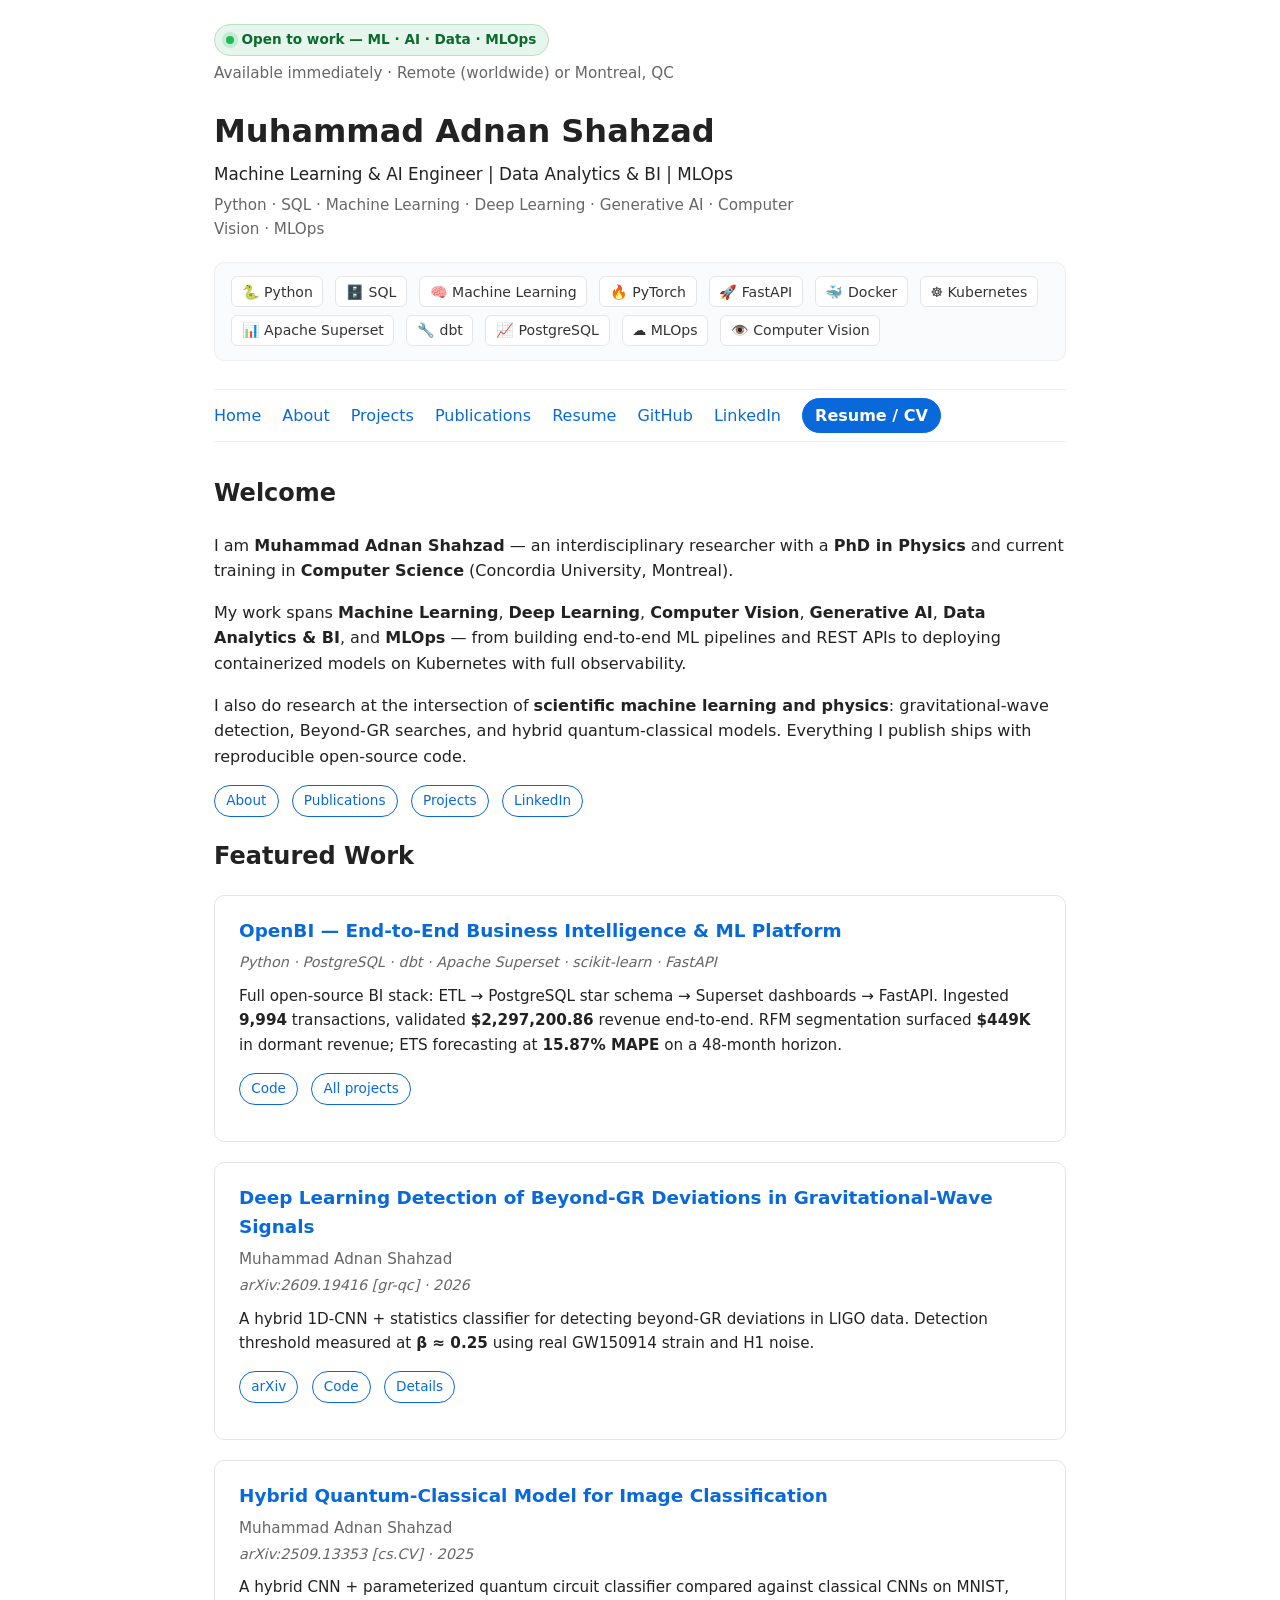
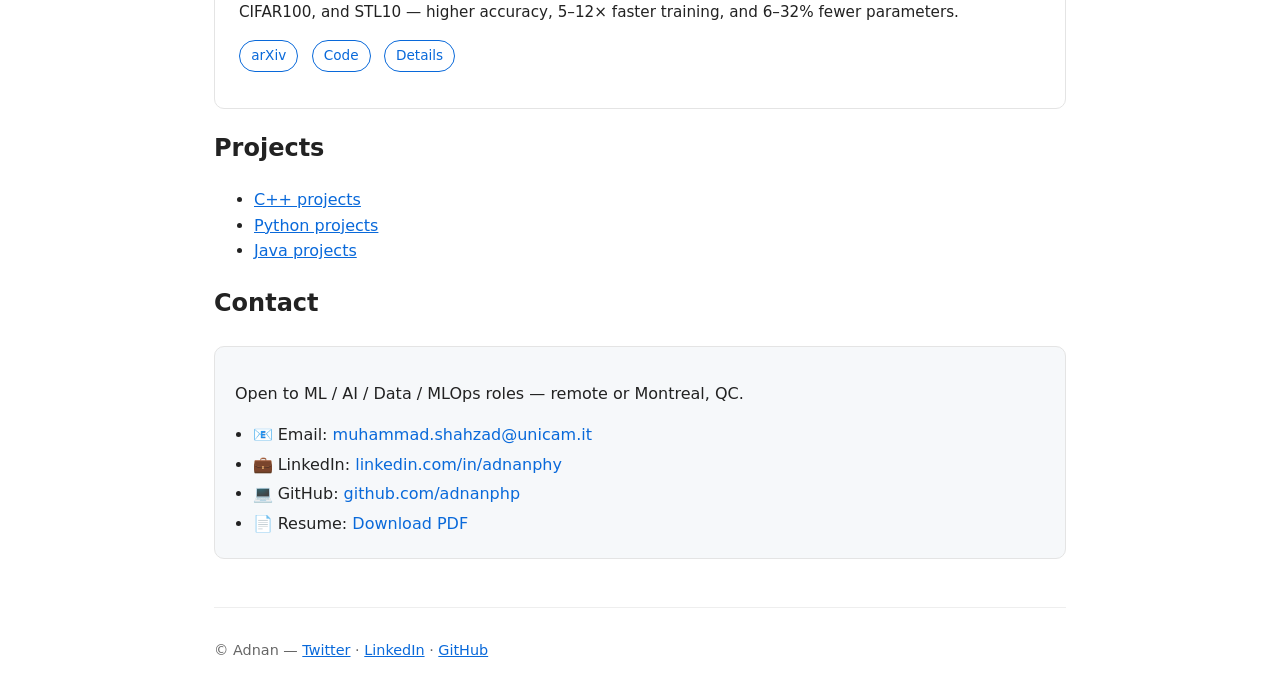
<file: index.html>
<!doctype html>
<html lang="en">
<head>
  <meta charset="utf-8">
  <meta name="viewport" content="width=device-width, initial-scale=1">
  <title>Adnan | C++, Python, Java on Unix/Linux</title>
  <meta name="description" content="Code Languages C++, Python, Java under Unix/Linux Environment; research in gravitational waves and machine learning.">
  <link rel="stylesheet" href="/assets/css/style.css">
</head>
<body>
  <header>
    <div class="otw-badge">Open to work — ML · AI · Data · MLOps</div>
    <p class="tagline" style="margin-top:-0.25rem;">Available immediately · Remote (worldwide) or Montreal, QC</p>
    <h1>Muhammad Adnan Shahzad</h1>
    <p class="headline">Machine Learning &amp; AI Engineer | Data Analytics &amp; BI | MLOps</p>
    <p class="tagline">Python · SQL · Machine Learning · Deep Learning · Generative AI · Computer Vision · MLOps</p>
  </header>

    <div class="skills-strip" aria-label="Core skills">
      <span class="skill">🐍 Python</span>
      <span class="skill">🗄️ SQL</span>
      <span class="skill">🧠 Machine Learning</span>
      <span class="skill">🔥 PyTorch</span>
      <span class="skill">🚀 FastAPI</span>
      <span class="skill">🐳 Docker</span>
      <span class="skill">☸️ Kubernetes</span>
      <span class="skill">📊 Apache Superset</span>
      <span class="skill">🔧 dbt</span>
      <span class="skill">📈 PostgreSQL</span>
      <span class="skill">☁️ MLOps</span>
      <span class="skill">👁️ Computer Vision</span>
    </div>

  <nav>
    <a href="/">Home</a>
    <a href="/pages/about.html">About</a>
    <a href="/pages/projects.html">Projects</a>
    <a href="/pages/publications.html">Publications</a>
    <a href="/resume.html">Resume</a>
    <a href="https://github.com/adnanphp" target="_blank">GitHub</a>
    <a href="https://www.linkedin.com/in/adnanphy/" target="_blank">LinkedIn</a>
      <a href="/assets/cv/Muhammad_Adnan_Shahzad_CV.pdf" class="cv-button" download>Resume / CV</a>
</nav>

  <main>
    <section>
      <h2>Welcome</h2>
      <p>
        I am <strong>Muhammad Adnan Shahzad</strong> — an interdisciplinary researcher
        with a <strong>PhD in Physics</strong> and current training in
        <strong>Computer Science</strong> (Concordia University, Montreal).
      </p>
      <p>
        My work spans <strong>Machine Learning</strong>, <strong>Deep Learning</strong>,
        <strong>Computer Vision</strong>, <strong>Generative AI</strong>,
        <strong>Data Analytics &amp; BI</strong>, and <strong>MLOps</strong> — from
        building end-to-end ML pipelines and REST APIs to deploying containerized
        models on Kubernetes with full observability.
      </p>
      <p>
        I also do research at the intersection of <strong>scientific machine learning
        and physics</strong>: gravitational-wave detection, Beyond-GR searches, and
        hybrid quantum-classical models. Everything I publish ships with reproducible
        open-source code.
      </p>
      <p class="pub-links">
        <a href="/pages/about.html">About</a>
        <a href="/pages/publications.html">Publications</a>
        <a href="/pages/projects.html">Projects</a>
        <a href="https://www.linkedin.com/in/adnanphy/" target="_blank">LinkedIn</a>
      </p>
    </section>

    <section>
      <h2>Featured Work</h2>

      <article class="pub-card">
        <h3>
          <a href="https://github.com/adnanphp/openbi" target="_blank">
            OpenBI — End-to-End Business Intelligence &amp; ML Platform
          </a>
        </h3>
        <p class="venue">Python · PostgreSQL · dbt · Apache Superset · scikit-learn · FastAPI</p>
        <p class="abstract">
          Full open-source BI stack: ETL → PostgreSQL star schema → Superset dashboards
          → FastAPI. Ingested <strong>9,994</strong> transactions, validated
          <strong>$2,297,200.86</strong> revenue end-to-end. RFM segmentation surfaced
          <strong>$449K</strong> in dormant revenue; ETS forecasting at
          <strong>15.87% MAPE</strong> on a 48-month horizon.
        </p>
        <p class="pub-links">
          <a href="https://github.com/adnanphp/openbi" target="_blank">Code</a>
          <a href="/pages/projects.html">All projects</a>
        </p>
      </article>

      <article class="pub-card">
        <h3>
          <a href="/publications/beyond-gr-gw-classifier.html">
            Deep Learning Detection of Beyond-GR Deviations in
            Gravitational-Wave Signals
          </a>
        </h3>
        <p class="authors">Muhammad Adnan Shahzad</p>
        <p class="venue">arXiv:2609.19416 [gr-qc] · 2026</p>
        <p class="abstract">
          A hybrid 1D-CNN + statistics classifier for detecting beyond-GR
          deviations in LIGO data. Detection threshold measured at
          <strong>β ≈ 0.25</strong> using real GW150914 strain and H1 noise.
        </p>
        <p class="pub-links">
          <a href="https://arxiv.org/abs/2609.19416" target="_blank">arXiv</a>
          <a href="https://github.com/adnanphp/beyond-gr-gw-classifier" target="_blank">Code</a>
          <a href="/publications/beyond-gr-gw-classifier.html">Details</a>
        </p>
      </article>

      <article class="pub-card">
        <h3>
          <a href="/publications/hybrid-quantum-classical.html">
            Hybrid Quantum-Classical Model for Image Classification
          </a>
        </h3>
        <p class="authors">Muhammad Adnan Shahzad</p>
        <p class="venue">arXiv:2509.13353 [cs.CV] · 2025</p>
        <p class="abstract">
          A hybrid CNN + parameterized quantum circuit classifier compared against
          classical CNNs on MNIST, CIFAR100, and STL10 — higher accuracy, 5–12×
          faster training, and 6–32% fewer parameters.
        </p>
        <p class="pub-links">
          <a href="https://arxiv.org/abs/2509.13353" target="_blank">arXiv</a>
          <a href="https://github.com/adnanphp/Hybrid-Quantum-Classical" target="_blank">Code</a>
          <a href="/publications/hybrid-quantum-classical.html">Details</a>
        </p>
      </article>
    </section>

    <section>
      <h2>Projects</h2>
      <ul>
        <li><a href="/projects/cpp/">C++ projects</a></li>
        <li><a href="/projects/python/">Python projects</a></li>
        <li><a href="/projects/java/">Java projects</a></li>
      </ul>
    </section>

    <section id="contact">
      <h2>Contact</h2>
      <div class="contact-card">
        <p>Open to ML / AI / Data / MLOps roles — remote or Montreal, QC.</p>
        <ul>
          <li>📧 Email: <a href="mailto:muhammad.shahzad@unicam.it">muhammad.shahzad@unicam.it</a></li>
          <li>💼 LinkedIn: <a href="https://www.linkedin.com/in/adnanphy/" target="_blank">linkedin.com/in/adnanphy</a></li>
          <li>💻 GitHub: <a href="https://github.com/adnanphp" target="_blank">github.com/adnanphp</a></li>
          <li>📄 Resume: <a href="/assets/cv/Muhammad_Adnan_Shahzad_CV.pdf" download>Download PDF</a></li>
        </ul>
      </div>
    </section>
  </main>

  <footer>
    <p>&copy; Adnan — <a href="https://twitter.com/MAShahzad16" target="_blank">Twitter</a> · <a href="https://www.linkedin.com/in/adnanphy/" target="_blank">LinkedIn</a> · <a href="https://github.com/adnanphp" target="_blank">GitHub</a></p>
  </footer>

  <script src="/assets/js/main.js"></script>
</body>
</html>
</file>
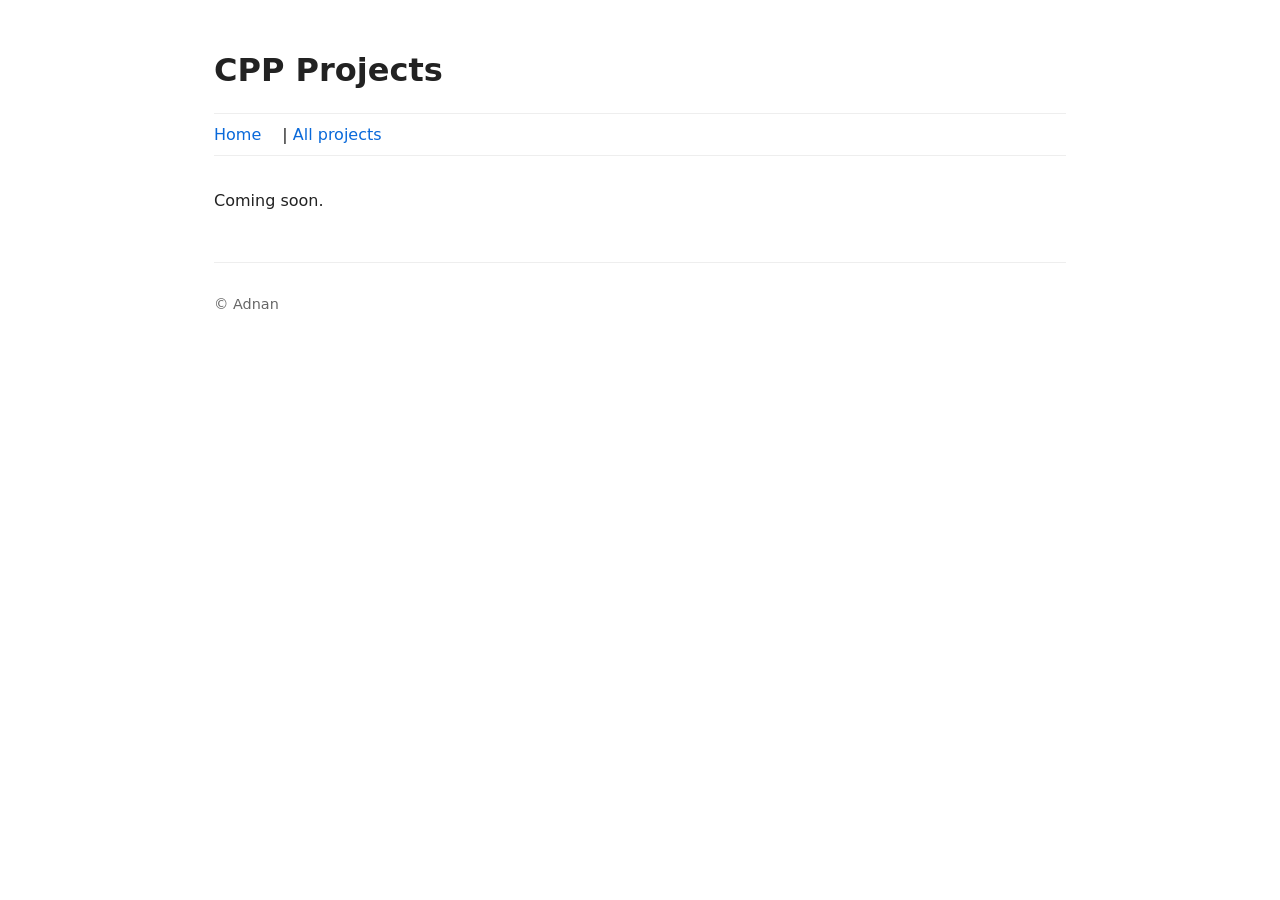
<file: projects/cpp/index.html>
<!doctype html>
<html lang="en">
<head>
  <meta charset="utf-8">
  <title>CPP Projects | Adnan</title>
  <link rel="stylesheet" href="/assets/css/style.css">
</head>
<body>
  <header><h1>CPP Projects</h1></header>
  <nav><a href="/">Home</a> | <a href="/pages/projects.html">All projects</a></nav>
  <main>
    <p>Coming soon.</p>
  </main>
  <footer><p>&copy; Adnan</p></footer>
</body>
</html>
</file>
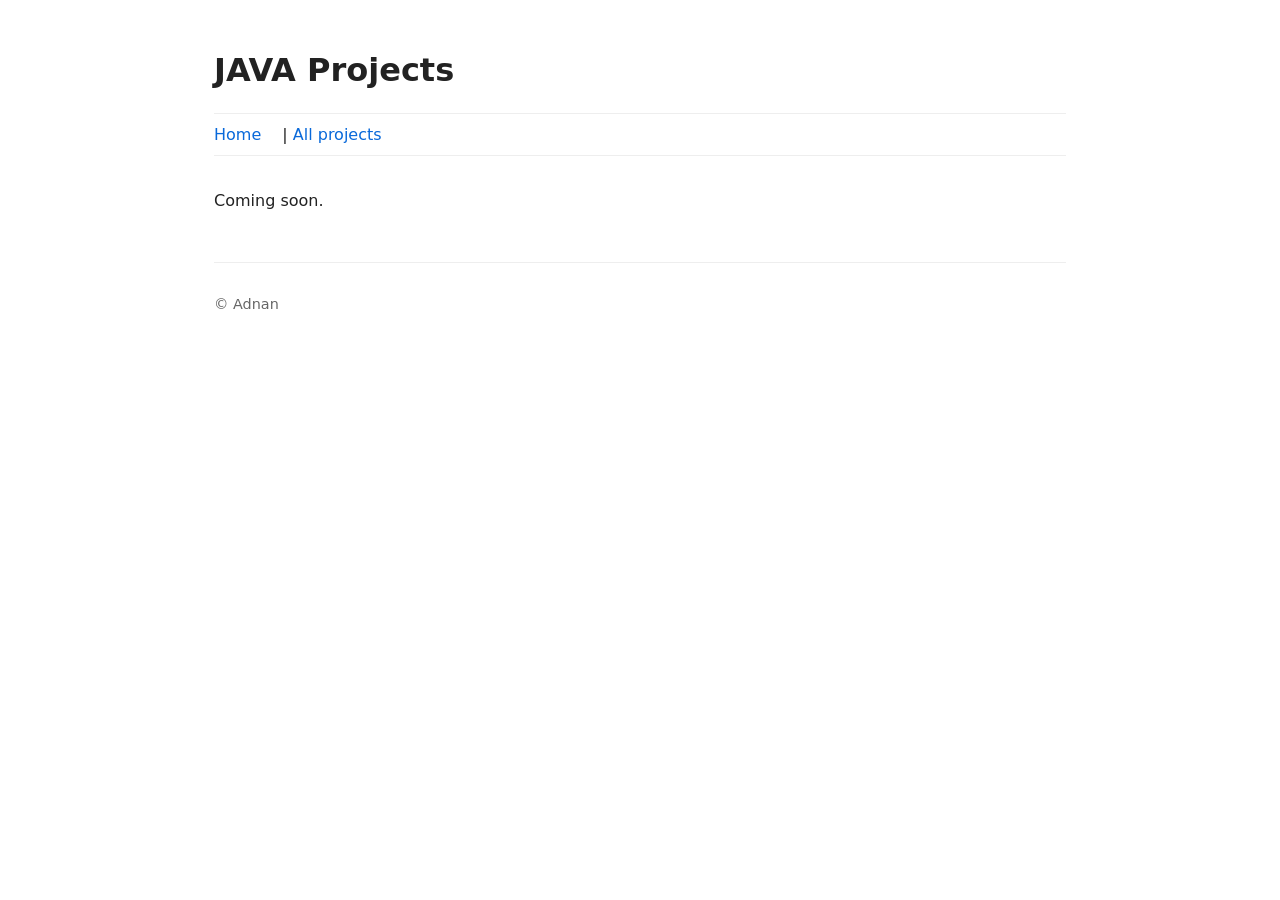
<file: projects/java/index.html>
<!doctype html>
<html lang="en">
<head>
  <meta charset="utf-8">
  <title>JAVA Projects | Adnan</title>
  <link rel="stylesheet" href="/assets/css/style.css">
</head>
<body>
  <header><h1>JAVA Projects</h1></header>
  <nav><a href="/">Home</a> | <a href="/pages/projects.html">All projects</a></nav>
  <main>
    <p>Coming soon.</p>
  </main>
  <footer><p>&copy; Adnan</p></footer>
</body>
</html>
</file>
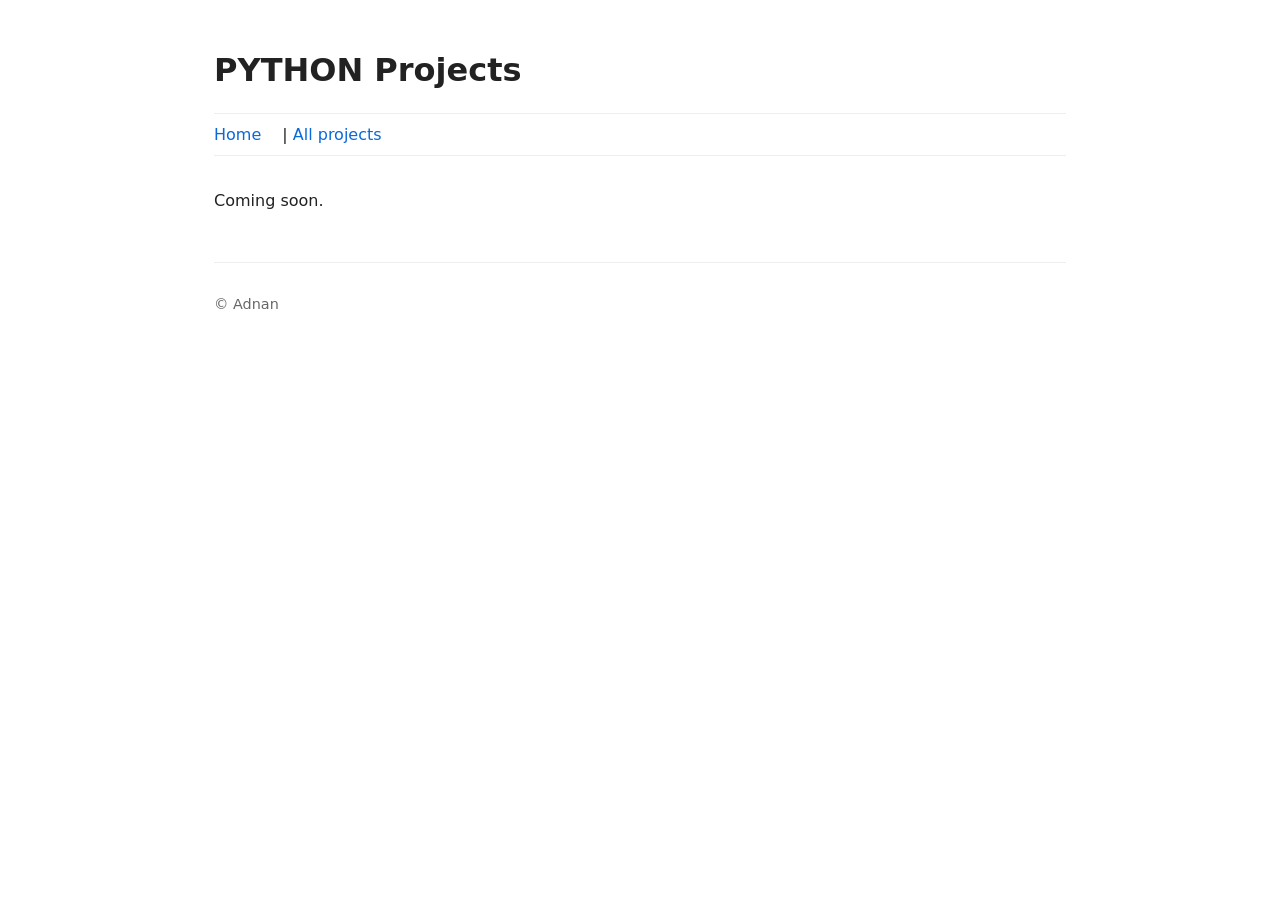
<file: projects/python/index.html>
<!doctype html>
<html lang="en">
<head>
  <meta charset="utf-8">
  <title>PYTHON Projects | Adnan</title>
  <link rel="stylesheet" href="/assets/css/style.css">
</head>
<body>
  <header><h1>PYTHON Projects</h1></header>
  <nav><a href="/">Home</a> | <a href="/pages/projects.html">All projects</a></nav>
  <main>
    <p>Coming soon.</p>
  </main>
  <footer><p>&copy; Adnan</p></footer>
</body>
</html>
</file>
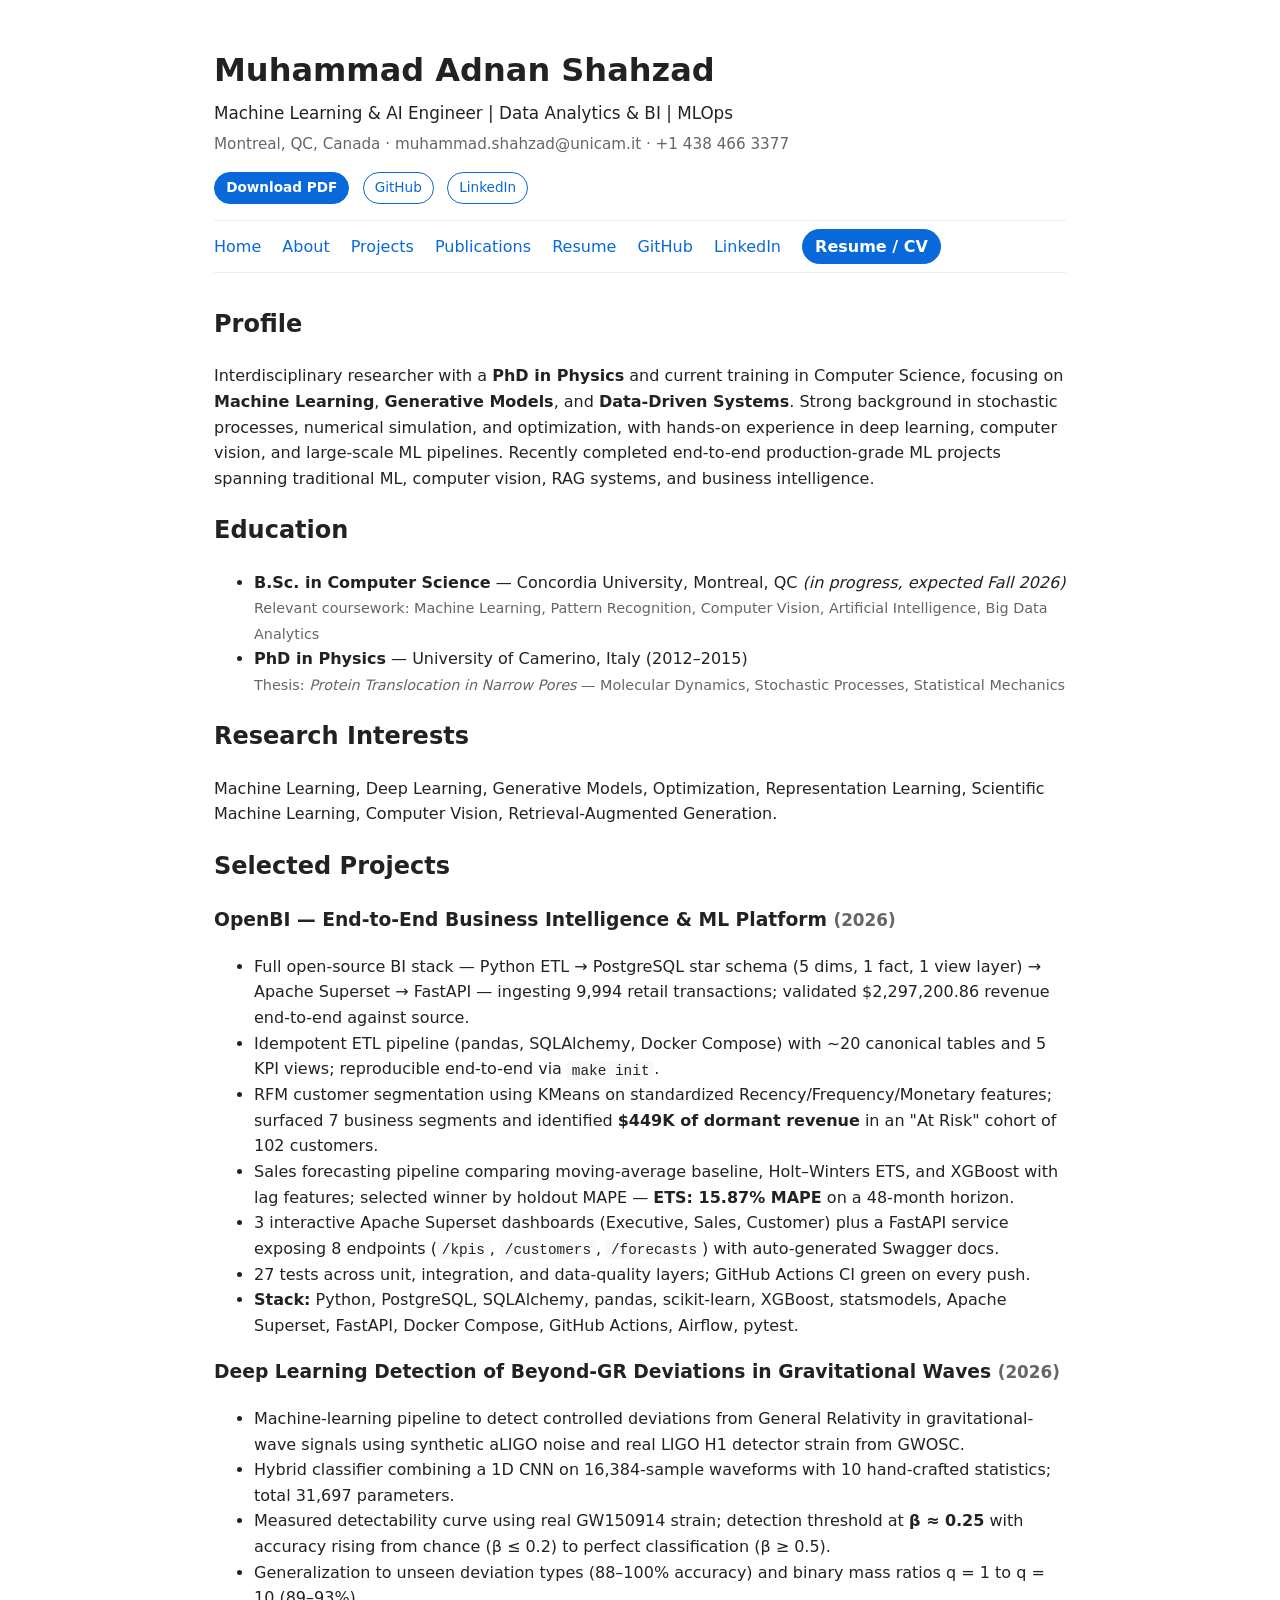
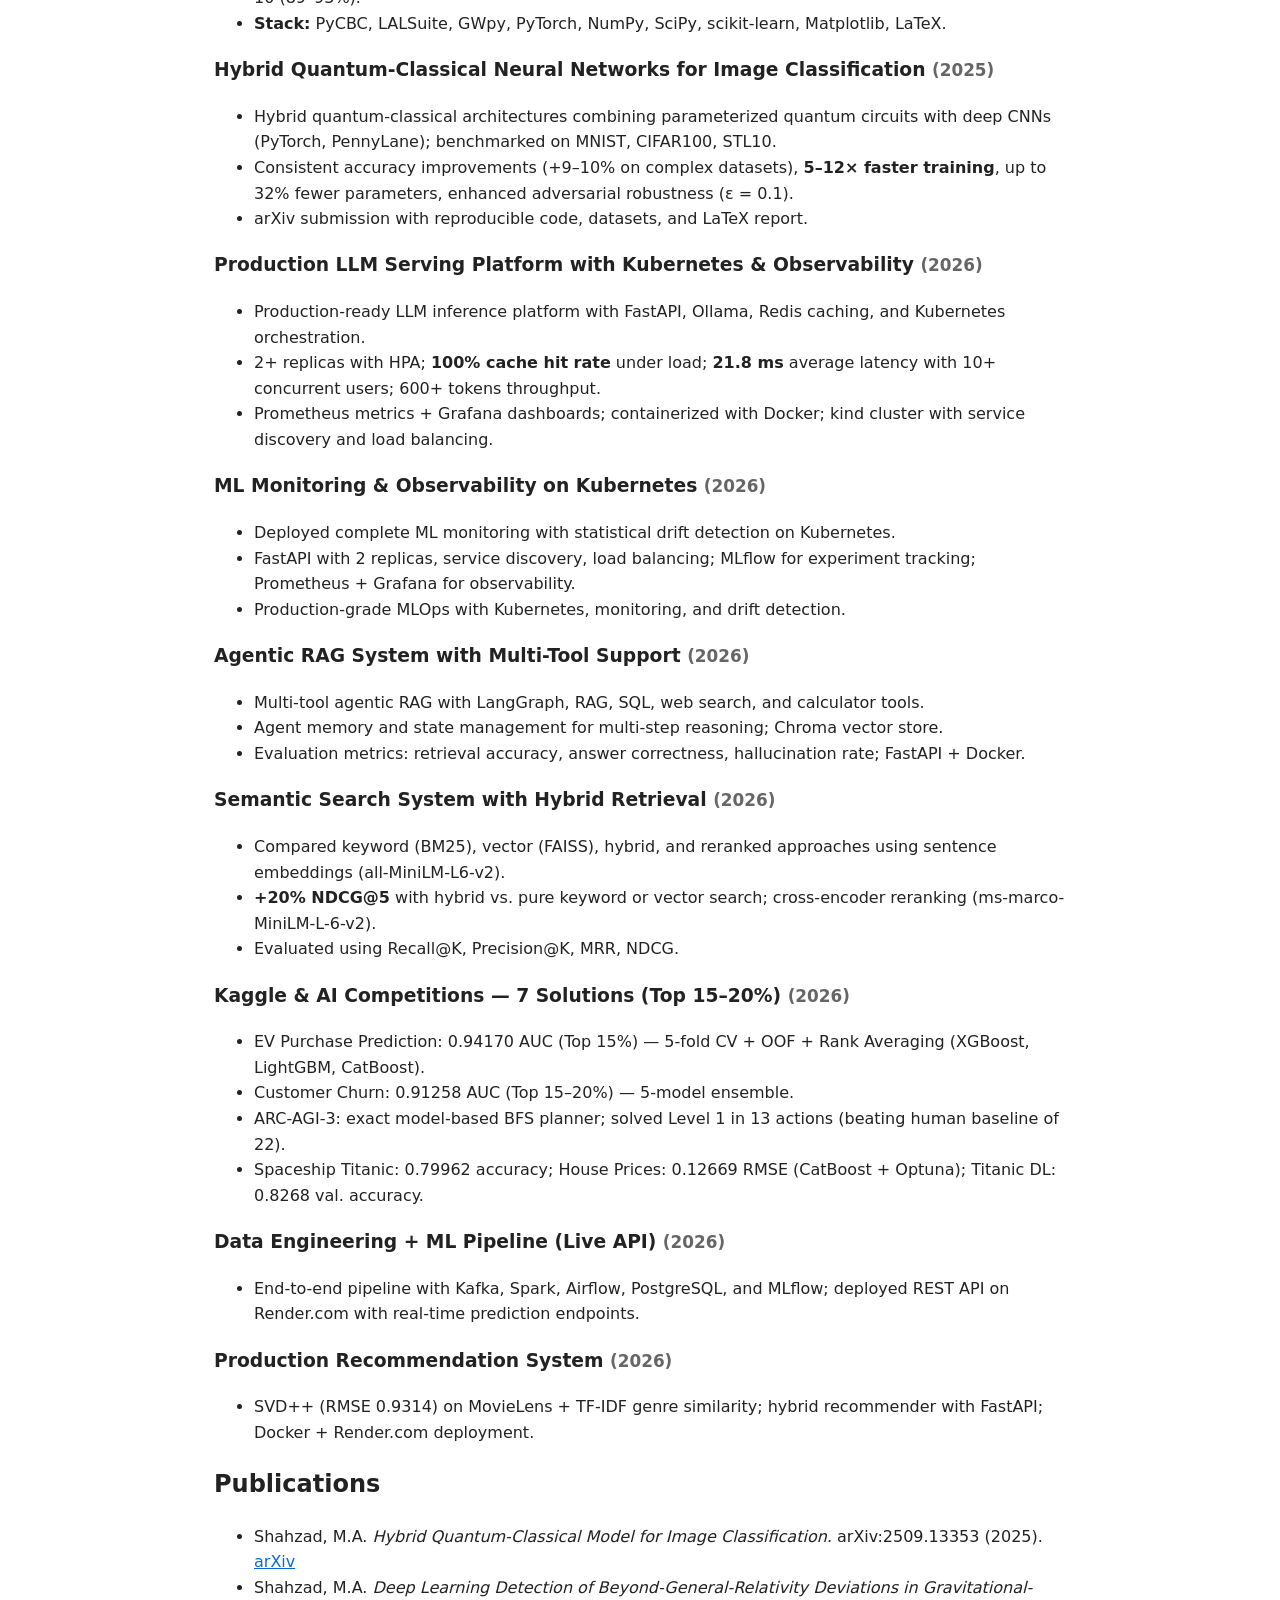
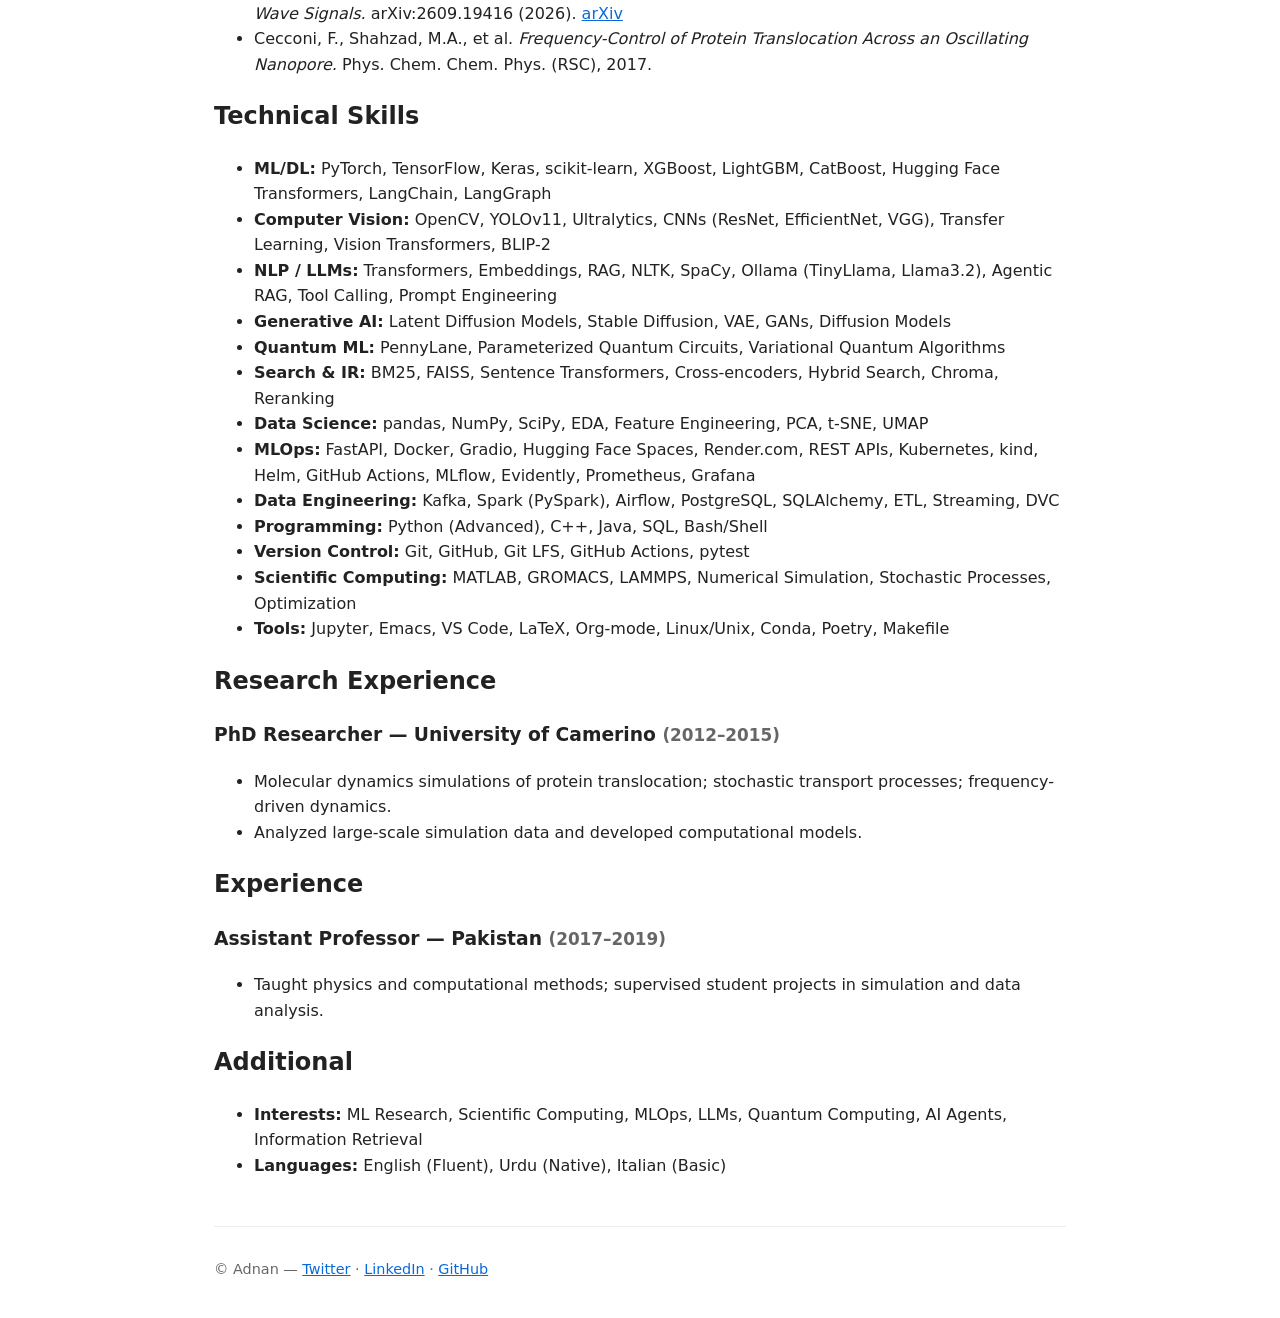
<file: resume.html>
<!doctype html>
<html lang="en">
<head>
  <meta charset="utf-8">
  <title>Resume | Muhammad Adnan Shahzad</title>
  <meta name="description" content="Resume of Muhammad Adnan Shahzad — Machine Learning & AI Engineer | Data Analytics & BI | MLOps.">
  <link rel="stylesheet" href="/assets/css/style.css">
</head>
<body>
  <header>
    <h1>Muhammad Adnan Shahzad</h1>
    <p class="headline">Machine Learning &amp; AI Engineer | Data Analytics &amp; BI | MLOps</p>
    <p class="tagline">Montreal, QC, Canada · muhammad.shahzad@unicam.it · +1 438 466 3377</p>
    <p class="pub-links" style="margin-top:.6rem;">
      <a href="/assets/cv/Muhammad_Adnan_Shahzad_CV.pdf" class="cv-button" download>Download PDF</a>
      <a href="https://github.com/adnanphp" target="_blank">GitHub</a>
      <a href="https://www.linkedin.com/in/adnanphy/" target="_blank">LinkedIn</a>
    </p>
  </header>

  <nav>
    <a href="/">Home</a>
    <a href="/pages/about.html">About</a>
    <a href="/pages/projects.html">Projects</a>
    <a href="/pages/publications.html">Publications</a>
    <a href="/resume.html">Resume</a>
    <a href="https://github.com/adnanphp" target="_blank">GitHub</a>
    <a href="https://www.linkedin.com/in/adnanphy/" target="_blank">LinkedIn</a>
    <a href="/assets/cv/Muhammad_Adnan_Shahzad_CV.pdf" class="cv-button" download>Resume / CV</a>
  </nav>

  <main>

    <section>
      <h2>Profile</h2>
      <p>
        Interdisciplinary researcher with a <strong>PhD in Physics</strong> and current
        training in Computer Science, focusing on <strong>Machine Learning</strong>,
        <strong>Generative Models</strong>, and <strong>Data-Driven Systems</strong>.
        Strong background in stochastic processes, numerical simulation, and optimization,
        with hands-on experience in deep learning, computer vision, and large-scale ML
        pipelines. Recently completed end-to-end production-grade ML projects spanning
        traditional ML, computer vision, RAG systems, and business intelligence.
      </p>
    </section>

    <section>
      <h2>Education</h2>
      <ul>
        <li>
          <strong>B.Sc. in Computer Science</strong> — Concordia University, Montreal, QC
          <em>(in progress, expected Fall 2026)</em><br>
          <span class="muted">Relevant coursework: Machine Learning, Pattern Recognition,
          Computer Vision, Artificial Intelligence, Big Data Analytics</span>
        </li>
        <li>
          <strong>PhD in Physics</strong> — University of Camerino, Italy (2012–2015)<br>
          <span class="muted">Thesis: <em>Protein Translocation in Narrow Pores</em> —
          Molecular Dynamics, Stochastic Processes, Statistical Mechanics</span>
        </li>
      </ul>
    </section>

    <section>
      <h2>Research Interests</h2>
      <p>
        Machine Learning, Deep Learning, Generative Models, Optimization, Representation
        Learning, Scientific Machine Learning, Computer Vision, Retrieval-Augmented
        Generation.
      </p>
    </section>

    <section>
      <h2>Selected Projects</h2>

      <h3>OpenBI — End-to-End Business Intelligence &amp; ML Platform <span class="muted">(2026)</span></h3>
      <ul>
        <li>Full open-source BI stack — Python ETL → PostgreSQL star schema (5 dims, 1 fact, 1 view layer) → Apache Superset → FastAPI — ingesting 9,994 retail transactions; validated $2,297,200.86 revenue end-to-end against source.</li>
        <li>Idempotent ETL pipeline (pandas, SQLAlchemy, Docker Compose) with ~20 canonical tables and 5 KPI views; reproducible end-to-end via <code>make init</code>.</li>
        <li>RFM customer segmentation using KMeans on standardized Recency/Frequency/Monetary features; surfaced 7 business segments and identified <strong>$449K of dormant revenue</strong> in an "At Risk" cohort of 102 customers.</li>
        <li>Sales forecasting pipeline comparing moving-average baseline, Holt–Winters ETS, and XGBoost with lag features; selected winner by holdout MAPE — <strong>ETS: 15.87% MAPE</strong> on a 48-month horizon.</li>
        <li>3 interactive Apache Superset dashboards (Executive, Sales, Customer) plus a FastAPI service exposing 8 endpoints (<code>/kpis</code>, <code>/customers</code>, <code>/forecasts</code>) with auto-generated Swagger docs.</li>
        <li>27 tests across unit, integration, and data-quality layers; GitHub Actions CI green on every push.</li>
        <li><strong>Stack:</strong> Python, PostgreSQL, SQLAlchemy, pandas, scikit-learn, XGBoost, statsmodels, Apache Superset, FastAPI, Docker Compose, GitHub Actions, Airflow, pytest.</li>
      </ul>

      <h3>Deep Learning Detection of Beyond-GR Deviations in Gravitational Waves <span class="muted">(2026)</span></h3>
      <ul>
        <li>Machine-learning pipeline to detect controlled deviations from General Relativity in gravitational-wave signals using synthetic aLIGO noise and real LIGO H1 detector strain from GWOSC.</li>
        <li>Hybrid classifier combining a 1D CNN on 16,384-sample waveforms with 10 hand-crafted statistics; total 31,697 parameters.</li>
        <li>Measured detectability curve using real GW150914 strain; detection threshold at <strong>β ≈ 0.25</strong> with accuracy rising from chance (β ≤ 0.2) to perfect classification (β ≥ 0.5).</li>
        <li>Generalization to unseen deviation types (88–100% accuracy) and binary mass ratios q = 1 to q = 10 (89–93%).</li>
        <li><strong>Stack:</strong> PyCBC, LALSuite, GWpy, PyTorch, NumPy, SciPy, scikit-learn, Matplotlib, LaTeX.</li>
      </ul>

      <h3>Hybrid Quantum-Classical Neural Networks for Image Classification <span class="muted">(2025)</span></h3>
      <ul>
        <li>Hybrid quantum-classical architectures combining parameterized quantum circuits with deep CNNs (PyTorch, PennyLane); benchmarked on MNIST, CIFAR100, STL10.</li>
        <li>Consistent accuracy improvements (+9–10% on complex datasets), <strong>5–12× faster training</strong>, up to 32% fewer parameters, enhanced adversarial robustness (ε = 0.1).</li>
        <li>arXiv submission with reproducible code, datasets, and LaTeX report.</li>
      </ul>

      <h3>Production LLM Serving Platform with Kubernetes &amp; Observability <span class="muted">(2026)</span></h3>
      <ul>
        <li>Production-ready LLM inference platform with FastAPI, Ollama, Redis caching, and Kubernetes orchestration.</li>
        <li>2+ replicas with HPA; <strong>100% cache hit rate</strong> under load; <strong>21.8 ms</strong> average latency with 10+ concurrent users; 600+ tokens throughput.</li>
        <li>Prometheus metrics + Grafana dashboards; containerized with Docker; kind cluster with service discovery and load balancing.</li>
      </ul>

      <h3>ML Monitoring &amp; Observability on Kubernetes <span class="muted">(2026)</span></h3>
      <ul>
        <li>Deployed complete ML monitoring with statistical drift detection on Kubernetes.</li>
        <li>FastAPI with 2 replicas, service discovery, load balancing; MLflow for experiment tracking; Prometheus + Grafana for observability.</li>
        <li>Production-grade MLOps with Kubernetes, monitoring, and drift detection.</li>
      </ul>

      <h3>Agentic RAG System with Multi-Tool Support <span class="muted">(2026)</span></h3>
      <ul>
        <li>Multi-tool agentic RAG with LangGraph, RAG, SQL, web search, and calculator tools.</li>
        <li>Agent memory and state management for multi-step reasoning; Chroma vector store.</li>
        <li>Evaluation metrics: retrieval accuracy, answer correctness, hallucination rate; FastAPI + Docker.</li>
      </ul>

      <h3>Semantic Search System with Hybrid Retrieval <span class="muted">(2026)</span></h3>
      <ul>
        <li>Compared keyword (BM25), vector (FAISS), hybrid, and reranked approaches using sentence embeddings (all-MiniLM-L6-v2).</li>
        <li><strong>+20% NDCG@5</strong> with hybrid vs. pure keyword or vector search; cross-encoder reranking (ms-marco-MiniLM-L-6-v2).</li>
        <li>Evaluated using Recall@K, Precision@K, MRR, NDCG.</li>
      </ul>

      <h3>Kaggle &amp; AI Competitions — 7 Solutions (Top 15–20%) <span class="muted">(2026)</span></h3>
      <ul>
        <li>EV Purchase Prediction: 0.94170 AUC (Top 15%) — 5-fold CV + OOF + Rank Averaging (XGBoost, LightGBM, CatBoost).</li>
        <li>Customer Churn: 0.91258 AUC (Top 15–20%) — 5-model ensemble.</li>
        <li>ARC-AGI-3: exact model-based BFS planner; solved Level 1 in 13 actions (beating human baseline of 22).</li>
        <li>Spaceship Titanic: 0.79962 accuracy; House Prices: 0.12669 RMSE (CatBoost + Optuna); Titanic DL: 0.8268 val. accuracy.</li>
      </ul>

      <h3>Data Engineering + ML Pipeline (Live API) <span class="muted">(2026)</span></h3>
      <ul>
        <li>End-to-end pipeline with Kafka, Spark, Airflow, PostgreSQL, and MLflow; deployed REST API on Render.com with real-time prediction endpoints.</li>
      </ul>

      <h3>Production Recommendation System <span class="muted">(2026)</span></h3>
      <ul>
        <li>SVD++ (RMSE 0.9314) on MovieLens + TF-IDF genre similarity; hybrid recommender with FastAPI; Docker + Render.com deployment.</li>
      </ul>
    </section>

    <section>
      <h2>Publications</h2>
      <ul>
        <li>
          Shahzad, M.A. <em>Hybrid Quantum-Classical Model for Image Classification.</em>
          arXiv:2509.13353 (2025). <a href="https://arxiv.org/abs/2509.13353" target="_blank">arXiv</a>
        </li>
        <li>
          Shahzad, M.A. <em>Deep Learning Detection of Beyond-General-Relativity Deviations
          in Gravitational-Wave Signals.</em> arXiv:2609.19416 (2026).
          <a href="https://arxiv.org/abs/2609.19416" target="_blank">arXiv</a>
        </li>
        <li>
          Cecconi, F., Shahzad, M.A., et al. <em>Frequency-Control of Protein Translocation
          Across an Oscillating Nanopore.</em> Phys. Chem. Chem. Phys. (RSC), 2017.
        </li>
      </ul>
    </section>

    <section>
      <h2>Technical Skills</h2>
      <ul>
        <li><strong>ML/DL:</strong> PyTorch, TensorFlow, Keras, scikit-learn, XGBoost, LightGBM, CatBoost, Hugging Face Transformers, LangChain, LangGraph</li>
        <li><strong>Computer Vision:</strong> OpenCV, YOLOv11, Ultralytics, CNNs (ResNet, EfficientNet, VGG), Transfer Learning, Vision Transformers, BLIP-2</li>
        <li><strong>NLP / LLMs:</strong> Transformers, Embeddings, RAG, NLTK, SpaCy, Ollama (TinyLlama, Llama3.2), Agentic RAG, Tool Calling, Prompt Engineering</li>
        <li><strong>Generative AI:</strong> Latent Diffusion Models, Stable Diffusion, VAE, GANs, Diffusion Models</li>
        <li><strong>Quantum ML:</strong> PennyLane, Parameterized Quantum Circuits, Variational Quantum Algorithms</li>
        <li><strong>Search &amp; IR:</strong> BM25, FAISS, Sentence Transformers, Cross-encoders, Hybrid Search, Chroma, Reranking</li>
        <li><strong>Data Science:</strong> pandas, NumPy, SciPy, EDA, Feature Engineering, PCA, t-SNE, UMAP</li>
        <li><strong>MLOps:</strong> FastAPI, Docker, Gradio, Hugging Face Spaces, Render.com, REST APIs, Kubernetes, kind, Helm, GitHub Actions, MLflow, Evidently, Prometheus, Grafana</li>
        <li><strong>Data Engineering:</strong> Kafka, Spark (PySpark), Airflow, PostgreSQL, SQLAlchemy, ETL, Streaming, DVC</li>
        <li><strong>Programming:</strong> Python (Advanced), C++, Java, SQL, Bash/Shell</li>
        <li><strong>Version Control:</strong> Git, GitHub, Git LFS, GitHub Actions, pytest</li>
        <li><strong>Scientific Computing:</strong> MATLAB, GROMACS, LAMMPS, Numerical Simulation, Stochastic Processes, Optimization</li>
        <li><strong>Tools:</strong> Jupyter, Emacs, VS Code, LaTeX, Org-mode, Linux/Unix, Conda, Poetry, Makefile</li>
      </ul>
    </section>

    <section>
      <h2>Research Experience</h2>
      <h3>PhD Researcher — University of Camerino <span class="muted">(2012–2015)</span></h3>
      <ul>
        <li>Molecular dynamics simulations of protein translocation; stochastic transport processes; frequency-driven dynamics.</li>
        <li>Analyzed large-scale simulation data and developed computational models.</li>
      </ul>
    </section>

    <section>
      <h2>Experience</h2>
      <h3>Assistant Professor — Pakistan <span class="muted">(2017–2019)</span></h3>
      <ul>
        <li>Taught physics and computational methods; supervised student projects in simulation and data analysis.</li>
      </ul>
    </section>

    <section>
      <h2>Additional</h2>
      <ul>
        <li><strong>Interests:</strong> ML Research, Scientific Computing, MLOps, LLMs, Quantum Computing, AI Agents, Information Retrieval</li>
        <li><strong>Languages:</strong> English (Fluent), Urdu (Native), Italian (Basic)</li>
      </ul>
    </section>

  </main>

  <footer>
    <p>&copy; Adnan —
      <a href="https://twitter.com/MAShahzad16" target="_blank">Twitter</a> ·
      <a href="https://www.linkedin.com/in/adnanphy/" target="_blank">LinkedIn</a> ·
      <a href="https://github.com/adnanphp" target="_blank">GitHub</a>
    </p>
  </footer>
</body>
</html>
</file>
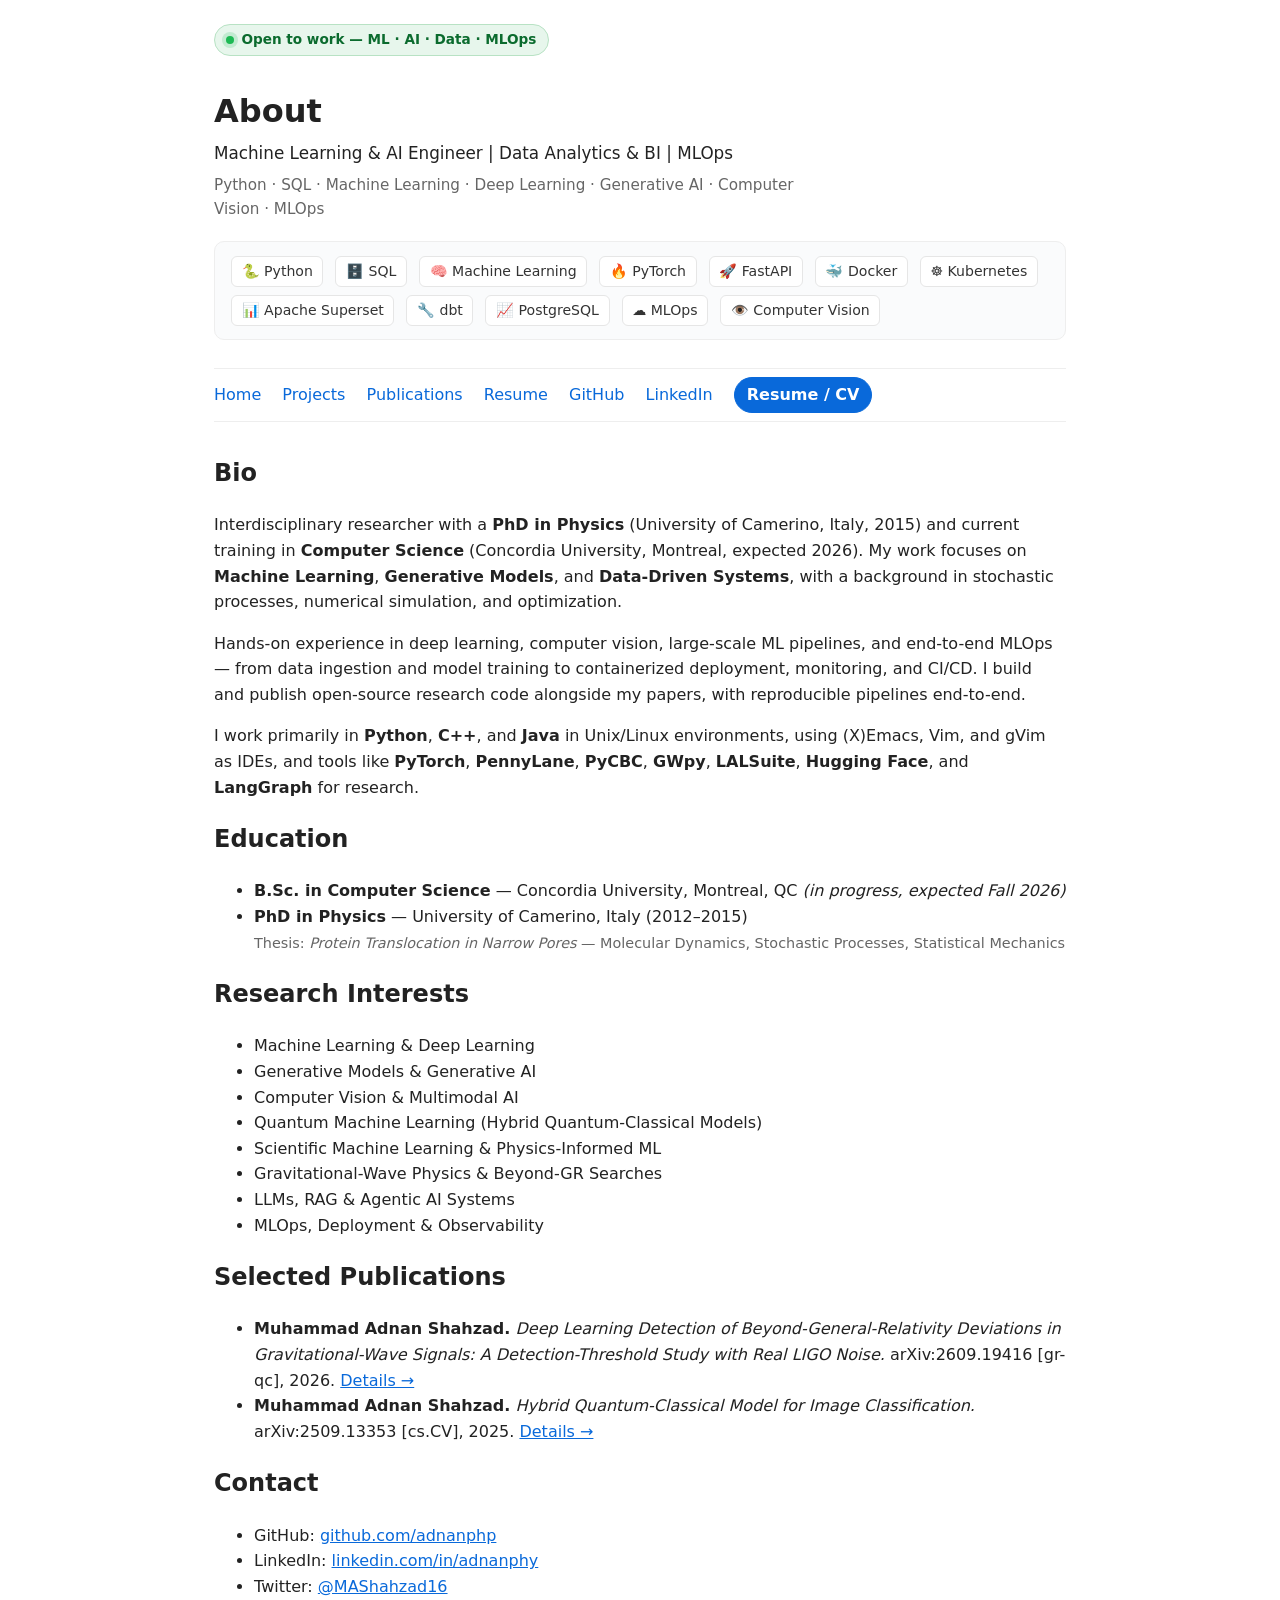
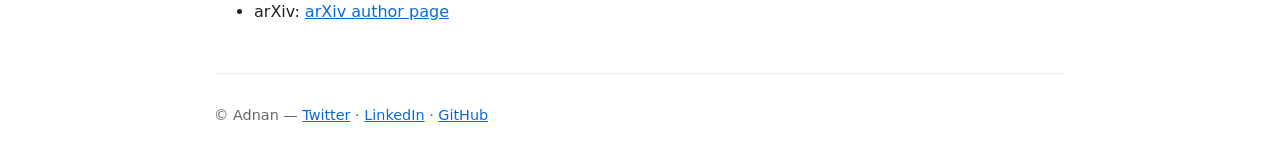
<file: pages/about.html>
<!doctype html>
<html lang="en">
<head>
  <meta charset="utf-8">
  <title>About | Muhammad Adnan Shahzad</title>
  <meta name="description" content="ML & AI researcher, ML engineer, generative AI & computer vision, MLOps & deployment.">
  <link rel="stylesheet" href="/assets/css/style.css">
</head>
<body>
  <header>
    <div class="otw-badge">Open to work — ML · AI · Data · MLOps</div>
    <h1>About</h1>
    <p class="headline">Machine Learning &amp; AI Engineer | Data Analytics &amp; BI | MLOps</p><p class="tagline">Python · SQL · Machine Learning · Deep Learning · Generative AI · Computer Vision · MLOps</p>
  </header>

    <div class="skills-strip" aria-label="Core skills">
      <span class="skill">🐍 Python</span>
      <span class="skill">🗄️ SQL</span>
      <span class="skill">🧠 Machine Learning</span>
      <span class="skill">🔥 PyTorch</span>
      <span class="skill">🚀 FastAPI</span>
      <span class="skill">🐳 Docker</span>
      <span class="skill">☸️ Kubernetes</span>
      <span class="skill">📊 Apache Superset</span>
      <span class="skill">🔧 dbt</span>
      <span class="skill">📈 PostgreSQL</span>
      <span class="skill">☁️ MLOps</span>
      <span class="skill">👁️ Computer Vision</span>
    </div>

  <nav>
    <a href="/">Home</a>
    <a href="/pages/projects.html">Projects</a>
    <a href="/pages/publications.html">Publications</a>
    <a href="/resume.html">Resume</a>
    <a href="https://github.com/adnanphp" target="_blank">GitHub</a>
    <a href="https://www.linkedin.com/in/adnanphy/" target="_blank">LinkedIn</a>
      <a href="/assets/cv/Muhammad_Adnan_Shahzad_CV.pdf" class="cv-button" download>Resume / CV</a>
</nav>

  <main>
    <section>
      <h2>Bio</h2>
      <p>
        Interdisciplinary researcher with a <strong>PhD in Physics</strong> (University of
        Camerino, Italy, 2015) and current training in <strong>Computer Science</strong>
        (Concordia University, Montreal, expected 2026). My work focuses on
        <strong>Machine Learning</strong>, <strong>Generative Models</strong>, and
        <strong>Data-Driven Systems</strong>, with a background in stochastic processes,
        numerical simulation, and optimization.
      </p>
      <p>
        Hands-on experience in deep learning, computer vision, large-scale ML pipelines,
        and end-to-end MLOps — from data ingestion and model training to containerized
        deployment, monitoring, and CI/CD. I build and publish open-source research code
        alongside my papers, with reproducible pipelines end-to-end.
      </p>
      <p>
        I work primarily in <strong>Python</strong>, <strong>C++</strong>, and
        <strong>Java</strong> in Unix/Linux environments, using (X)Emacs, Vim, and gVim
        as IDEs, and tools like <strong>PyTorch</strong>, <strong>PennyLane</strong>,
        <strong>PyCBC</strong>, <strong>GWpy</strong>, <strong>LALSuite</strong>,
        <strong>Hugging Face</strong>, and <strong>LangGraph</strong> for research.
      </p>
    </section>

    <section>
      <h2>Education</h2>
      <ul>
        <li>
          <strong>B.Sc. in Computer Science</strong> — Concordia University, Montreal, QC
          <em>(in progress, expected Fall 2026)</em>
        </li>
        <li>
          <strong>PhD in Physics</strong> — University of Camerino, Italy (2012–2015)<br>
          <span class="muted">Thesis: <em>Protein Translocation in Narrow Pores</em> — Molecular Dynamics, Stochastic Processes, Statistical Mechanics</span>
        </li>
      </ul>
    </section>

    <section>
      <h2>Research Interests</h2>
      <ul>
        <li>Machine Learning &amp; Deep Learning</li>
        <li>Generative Models &amp; Generative AI</li>
        <li>Computer Vision &amp; Multimodal AI</li>
        <li>Quantum Machine Learning (Hybrid Quantum-Classical Models)</li>
        <li>Scientific Machine Learning &amp; Physics-Informed ML</li>
        <li>Gravitational-Wave Physics &amp; Beyond-GR Searches</li>
        <li>LLMs, RAG &amp; Agentic AI Systems</li>
        <li>MLOps, Deployment &amp; Observability</li>
      </ul>
    </section>

    <section>
      <h2>Selected Publications</h2>
      <ul>
        <li>
          <strong>Muhammad Adnan Shahzad.</strong>
          <em>Deep Learning Detection of Beyond-General-Relativity Deviations in
          Gravitational-Wave Signals: A Detection-Threshold Study with Real LIGO Noise.</em>
          arXiv:2609.19416 [gr-qc], 2026.
          <a href="/publications/beyond-gr-gw-classifier.html">Details →</a>
        </li>
        <li>
          <strong>Muhammad Adnan Shahzad.</strong>
          <em>Hybrid Quantum-Classical Model for Image Classification.</em>
          arXiv:2509.13353 [cs.CV], 2025.
          <a href="/publications/hybrid-quantum-classical.html">Details →</a>
        </li>
      </ul>
    </section>

    <section>
      <h2>Contact</h2>
      <ul>
        <li>GitHub: <a href="https://github.com/adnanphp" target="_blank">github.com/adnanphp</a></li>
        <li>LinkedIn: <a href="https://www.linkedin.com/in/adnanphy/" target="_blank">linkedin.com/in/adnanphy</a></li>
        <li>Twitter: <a href="https://twitter.com/MAShahzad16" target="_blank">@MAShahzad16</a></li>
        <li>arXiv: <a href="https://arxiv.org/a/shahzad_m_1" target="_blank">arXiv author page</a></li>
      </ul>
    </section>
  </main>

  <footer>
    <p>&copy; Adnan —
      <a href="https://twitter.com/MAShahzad16" target="_blank">Twitter</a> ·
      <a href="https://www.linkedin.com/in/adnanphy/" target="_blank">LinkedIn</a> ·
      <a href="https://github.com/adnanphp" target="_blank">GitHub</a>
    </p>
  </footer>
</body>
</html>
</file>
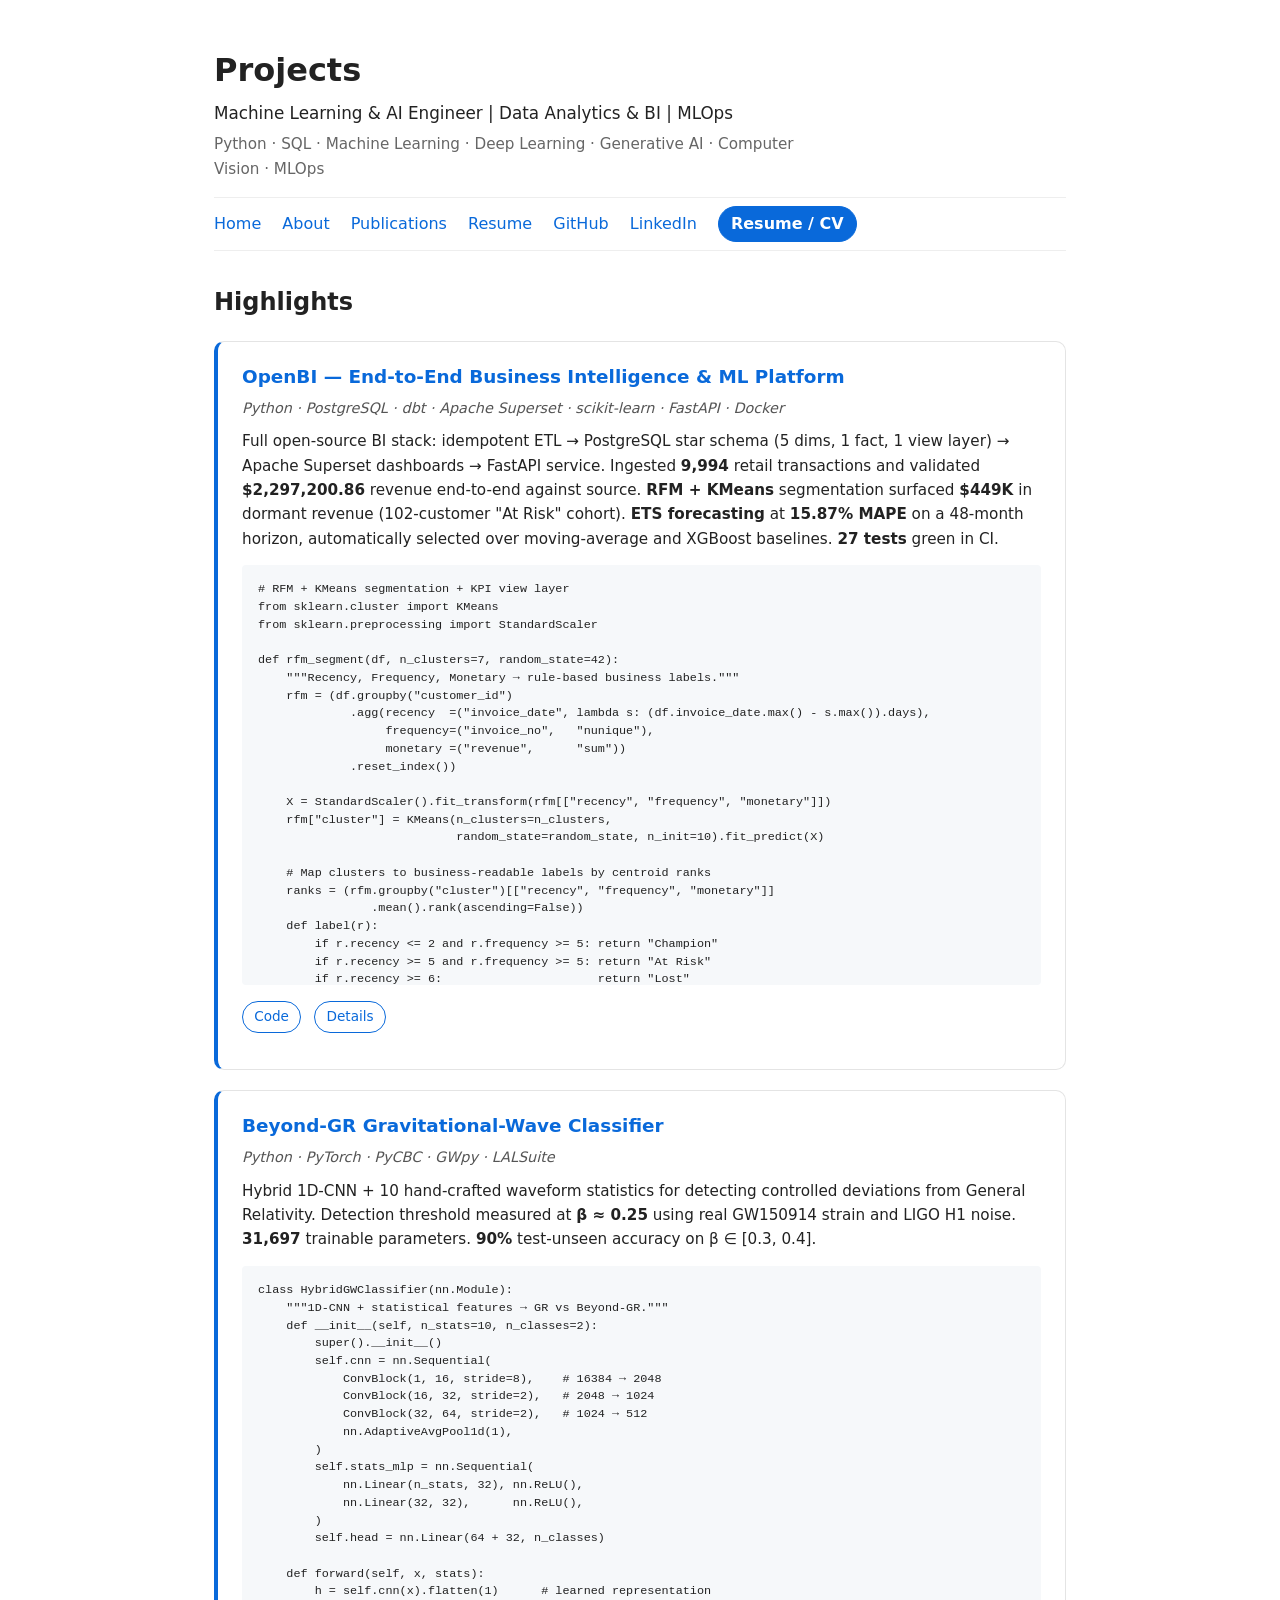
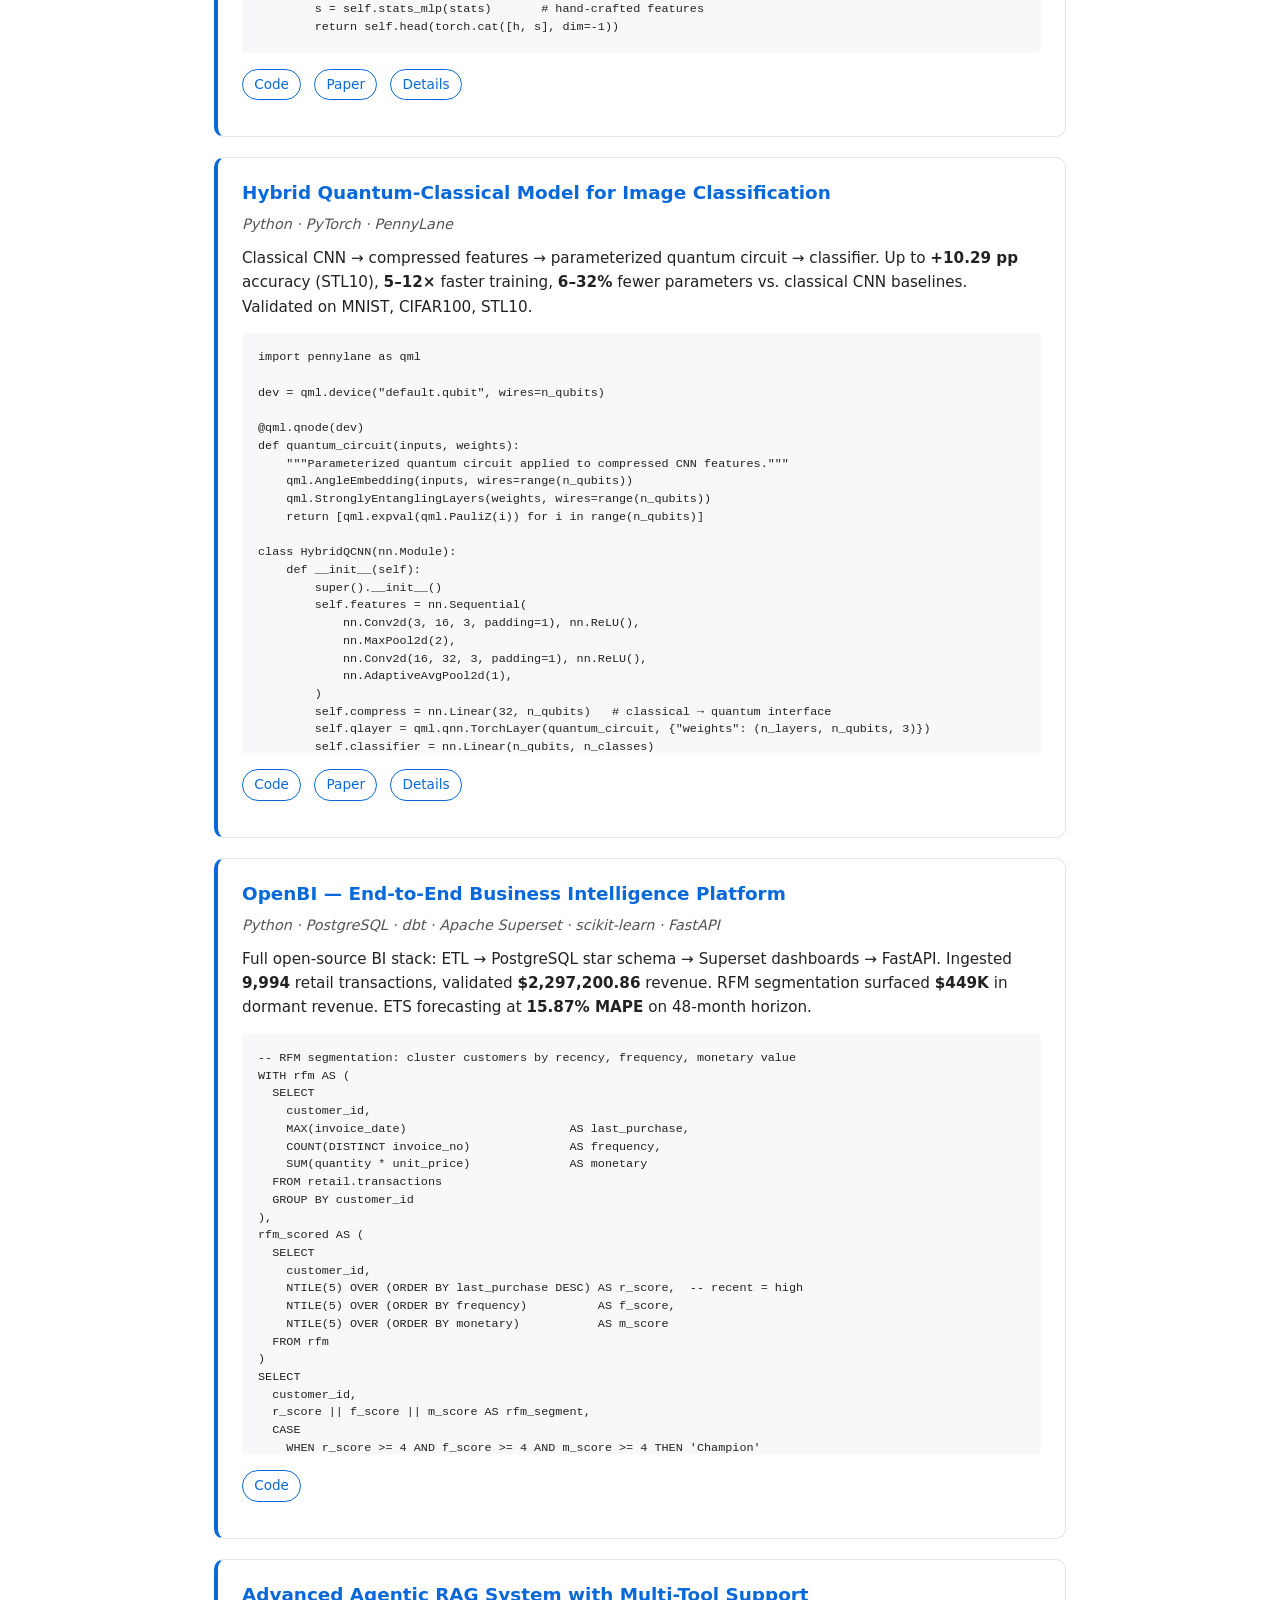
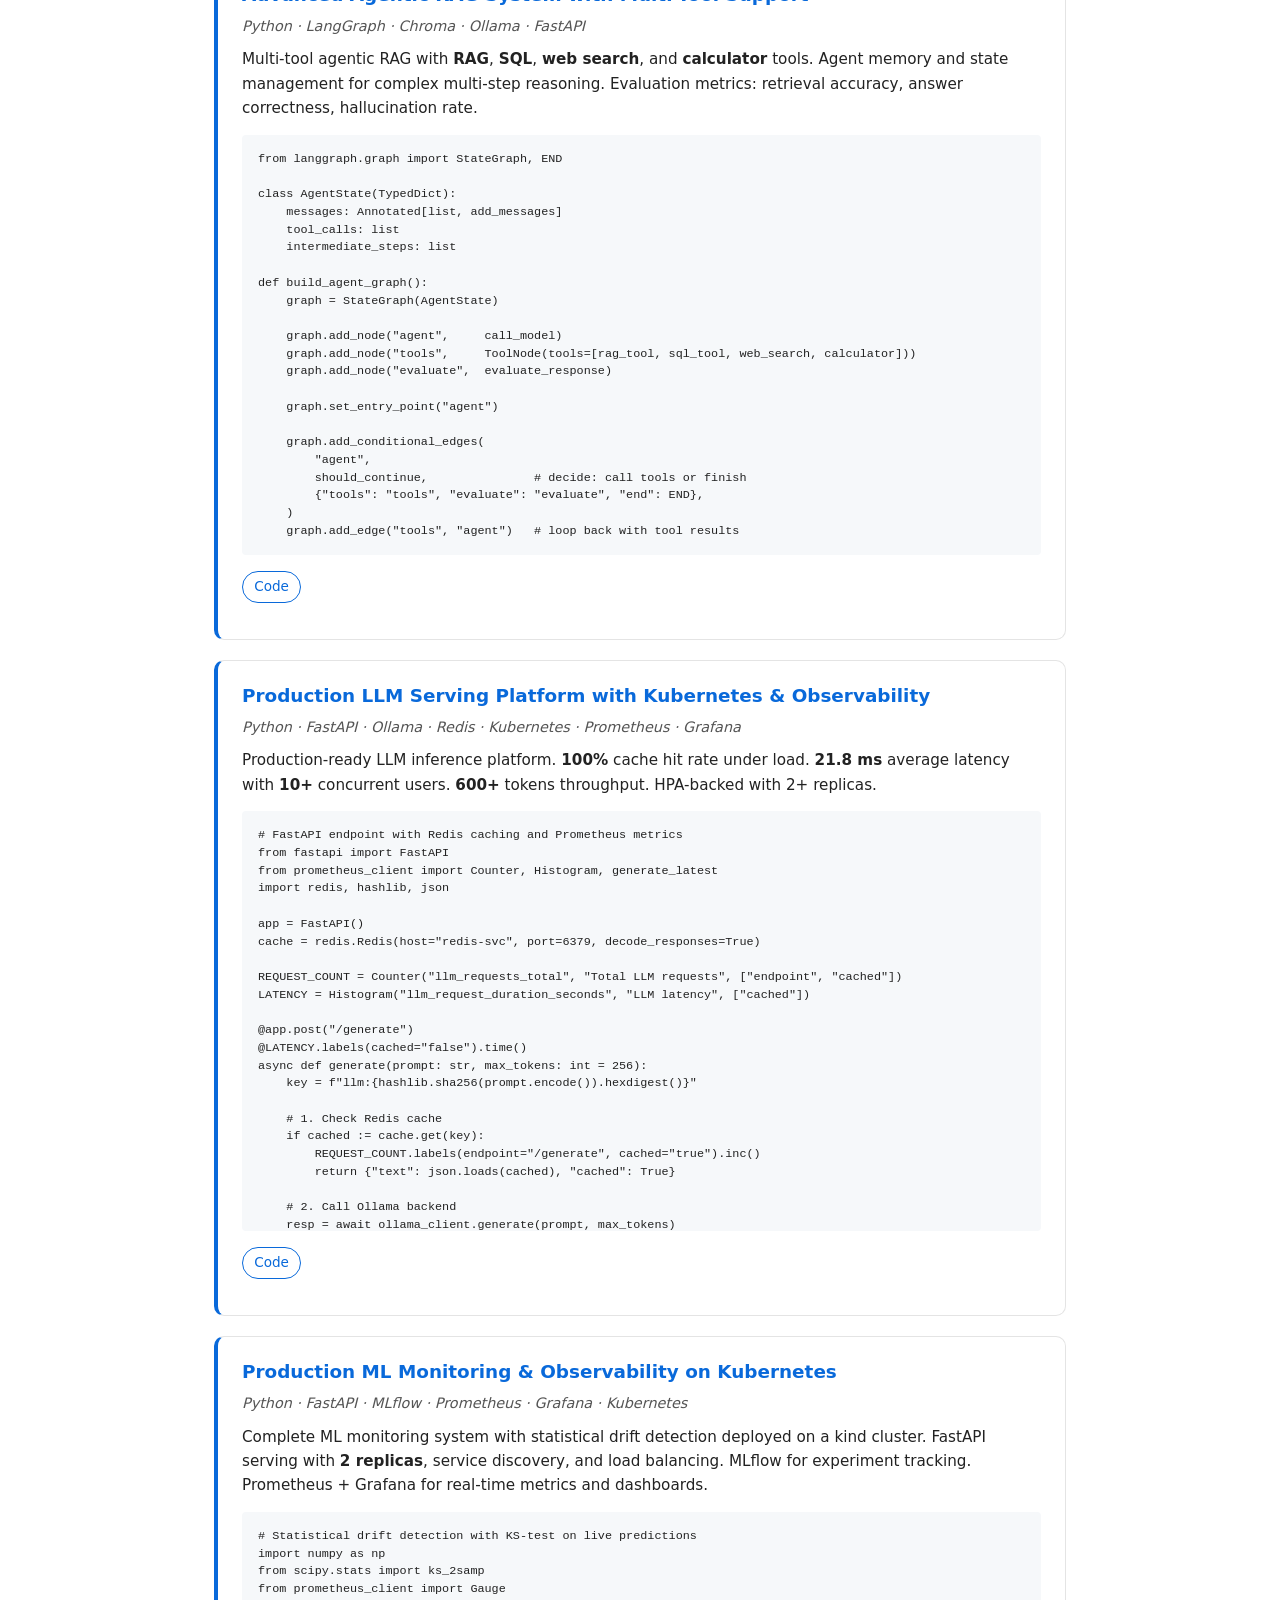
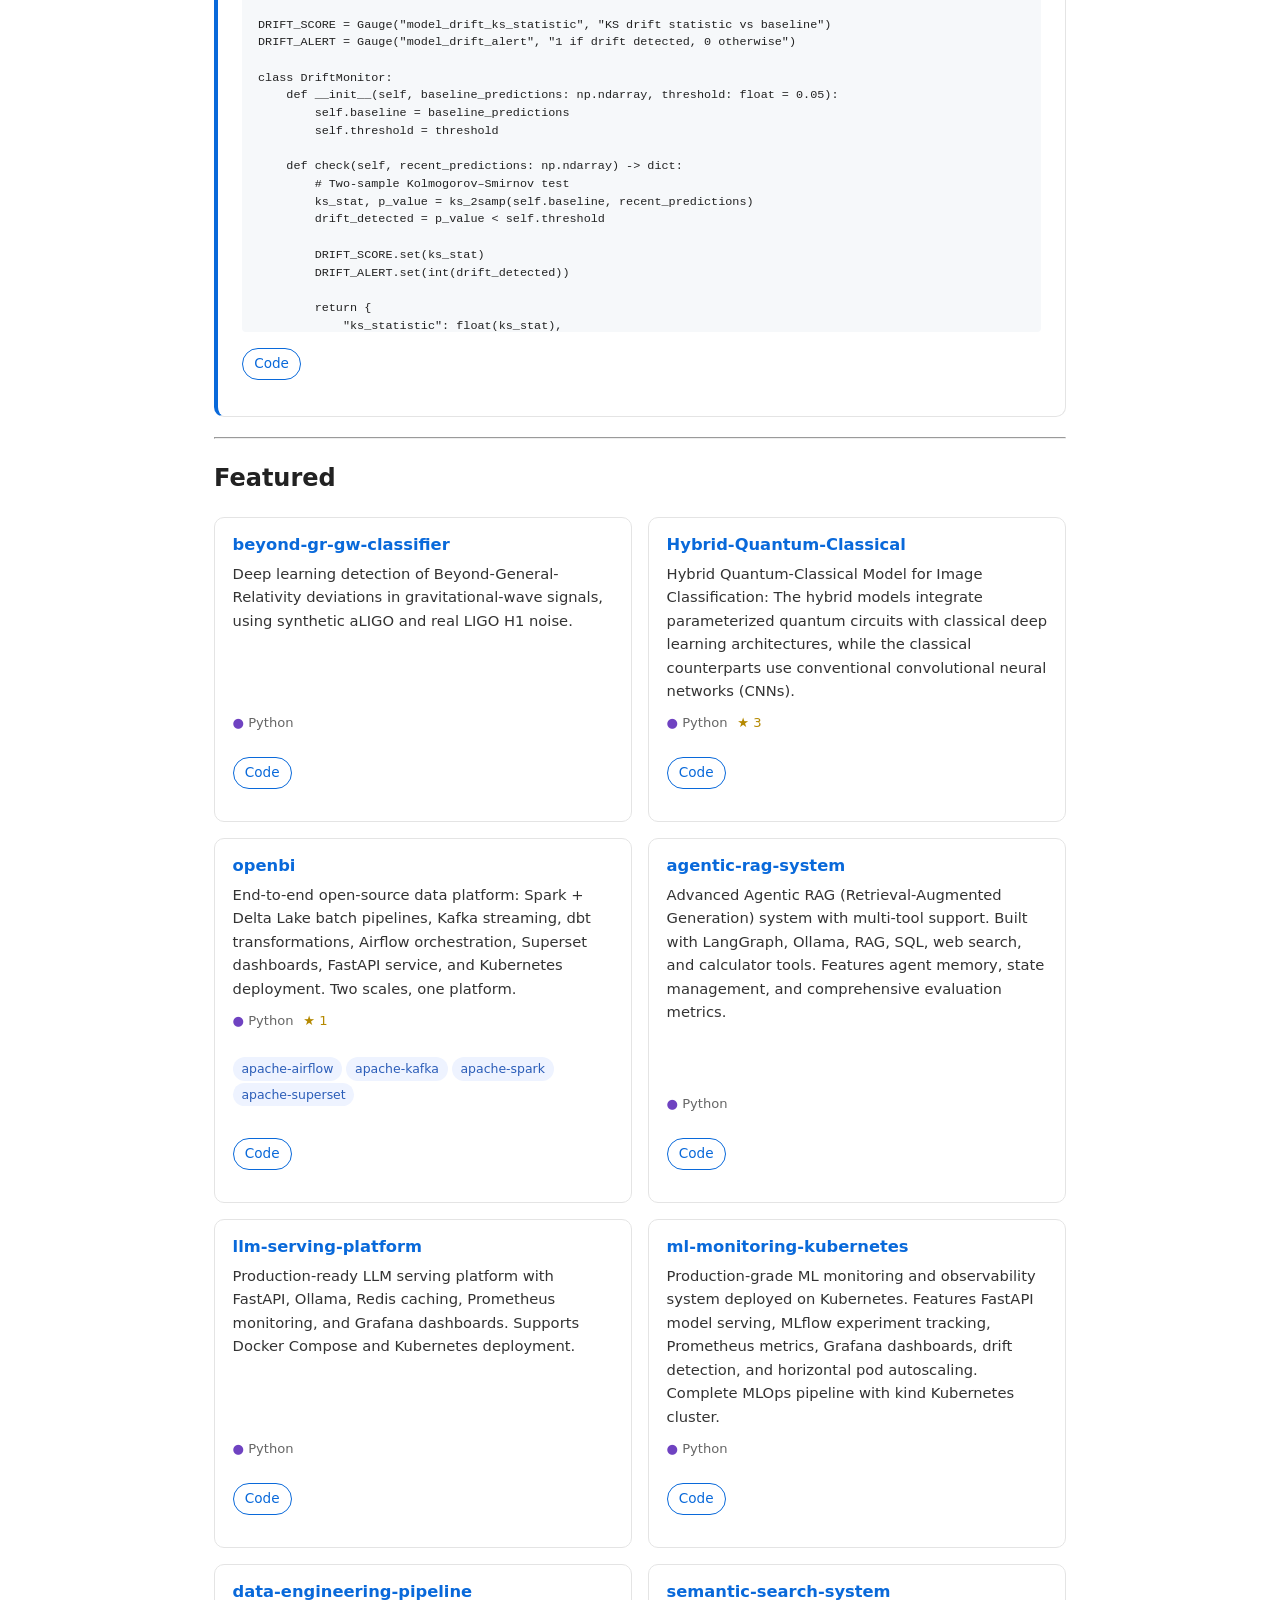
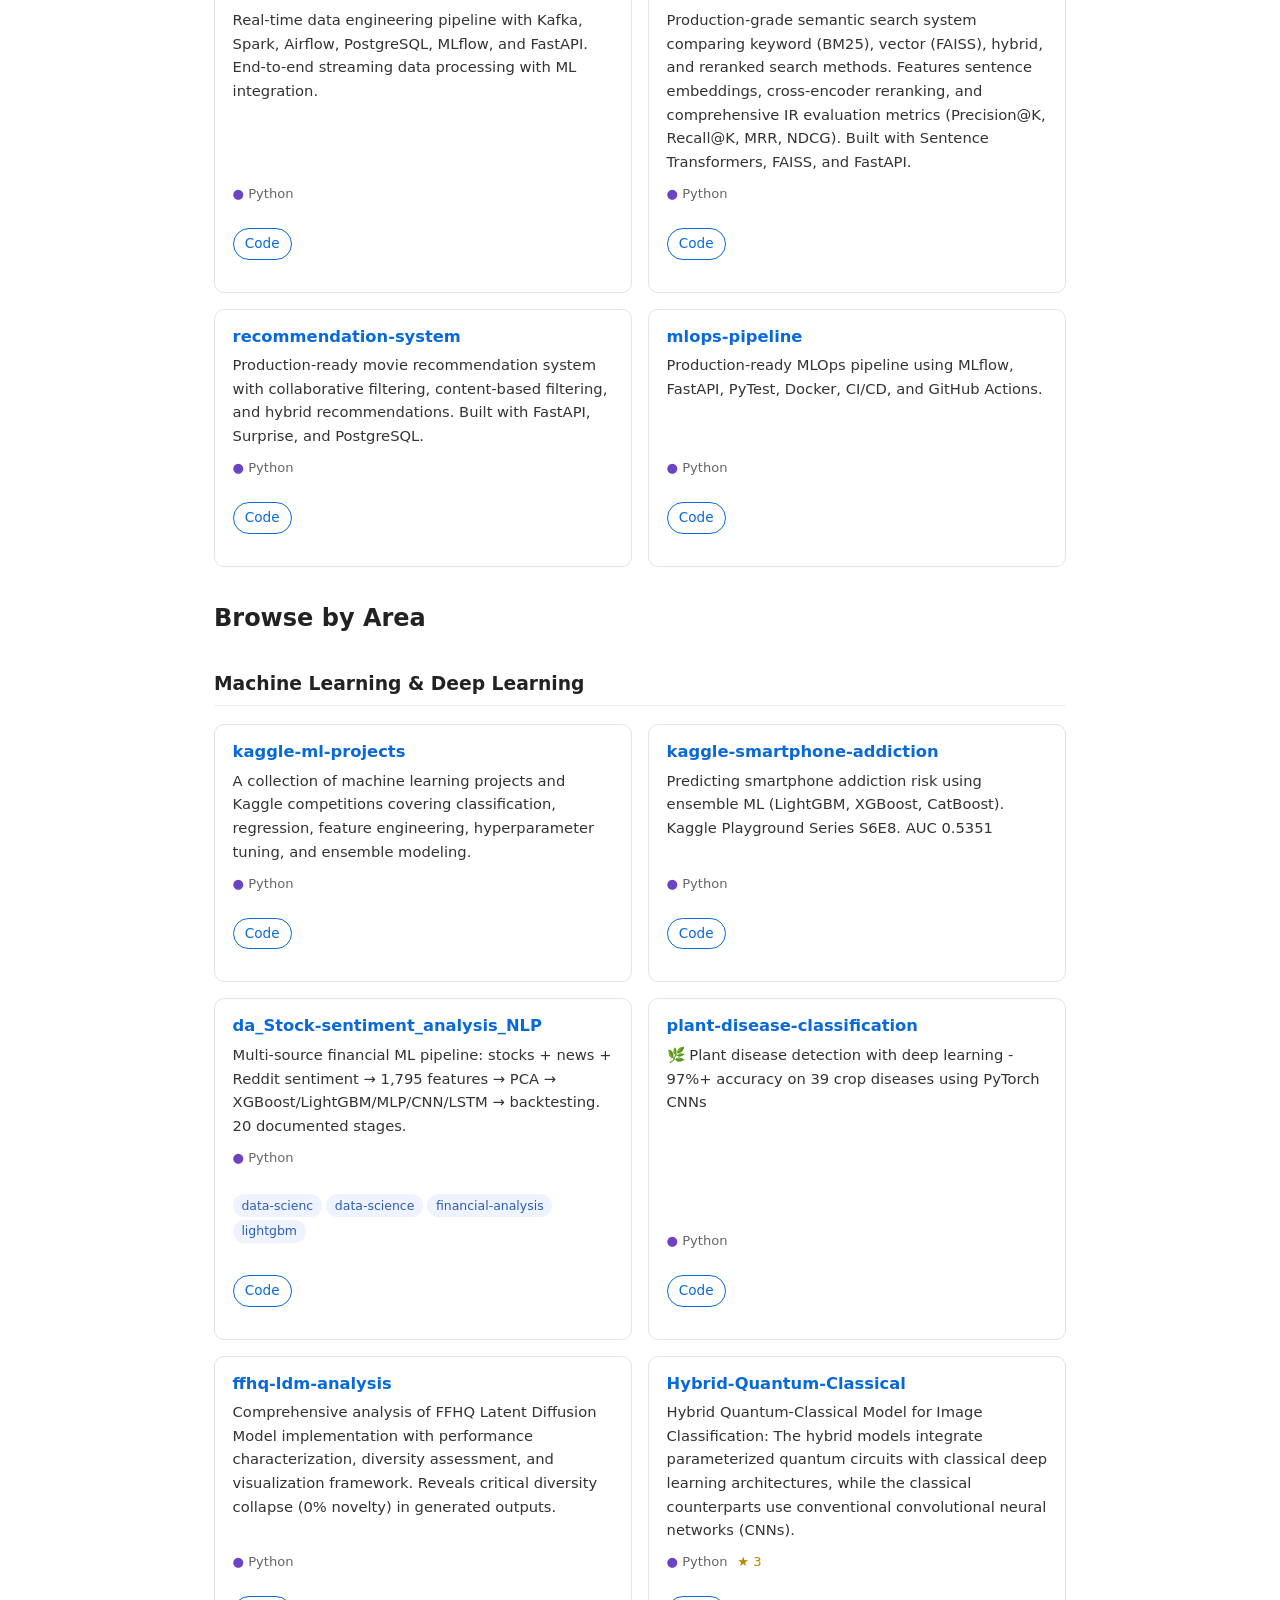
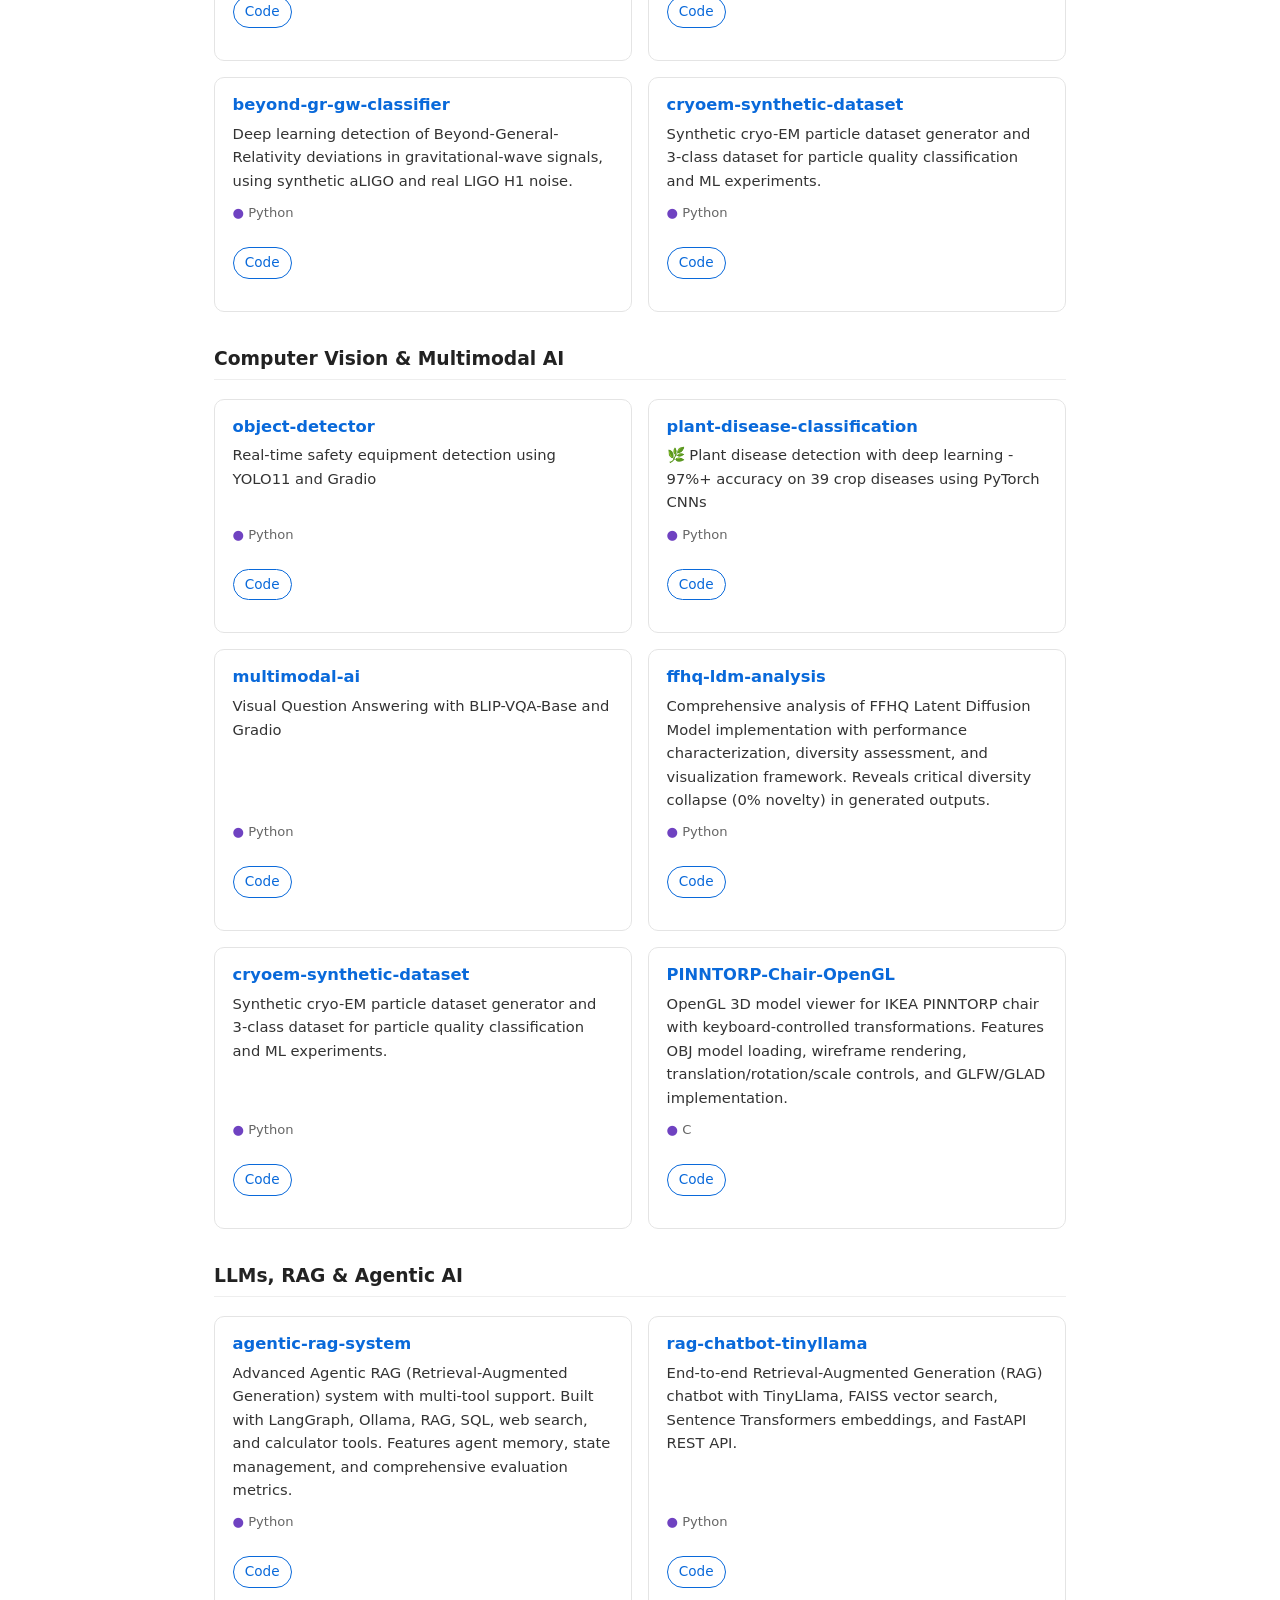
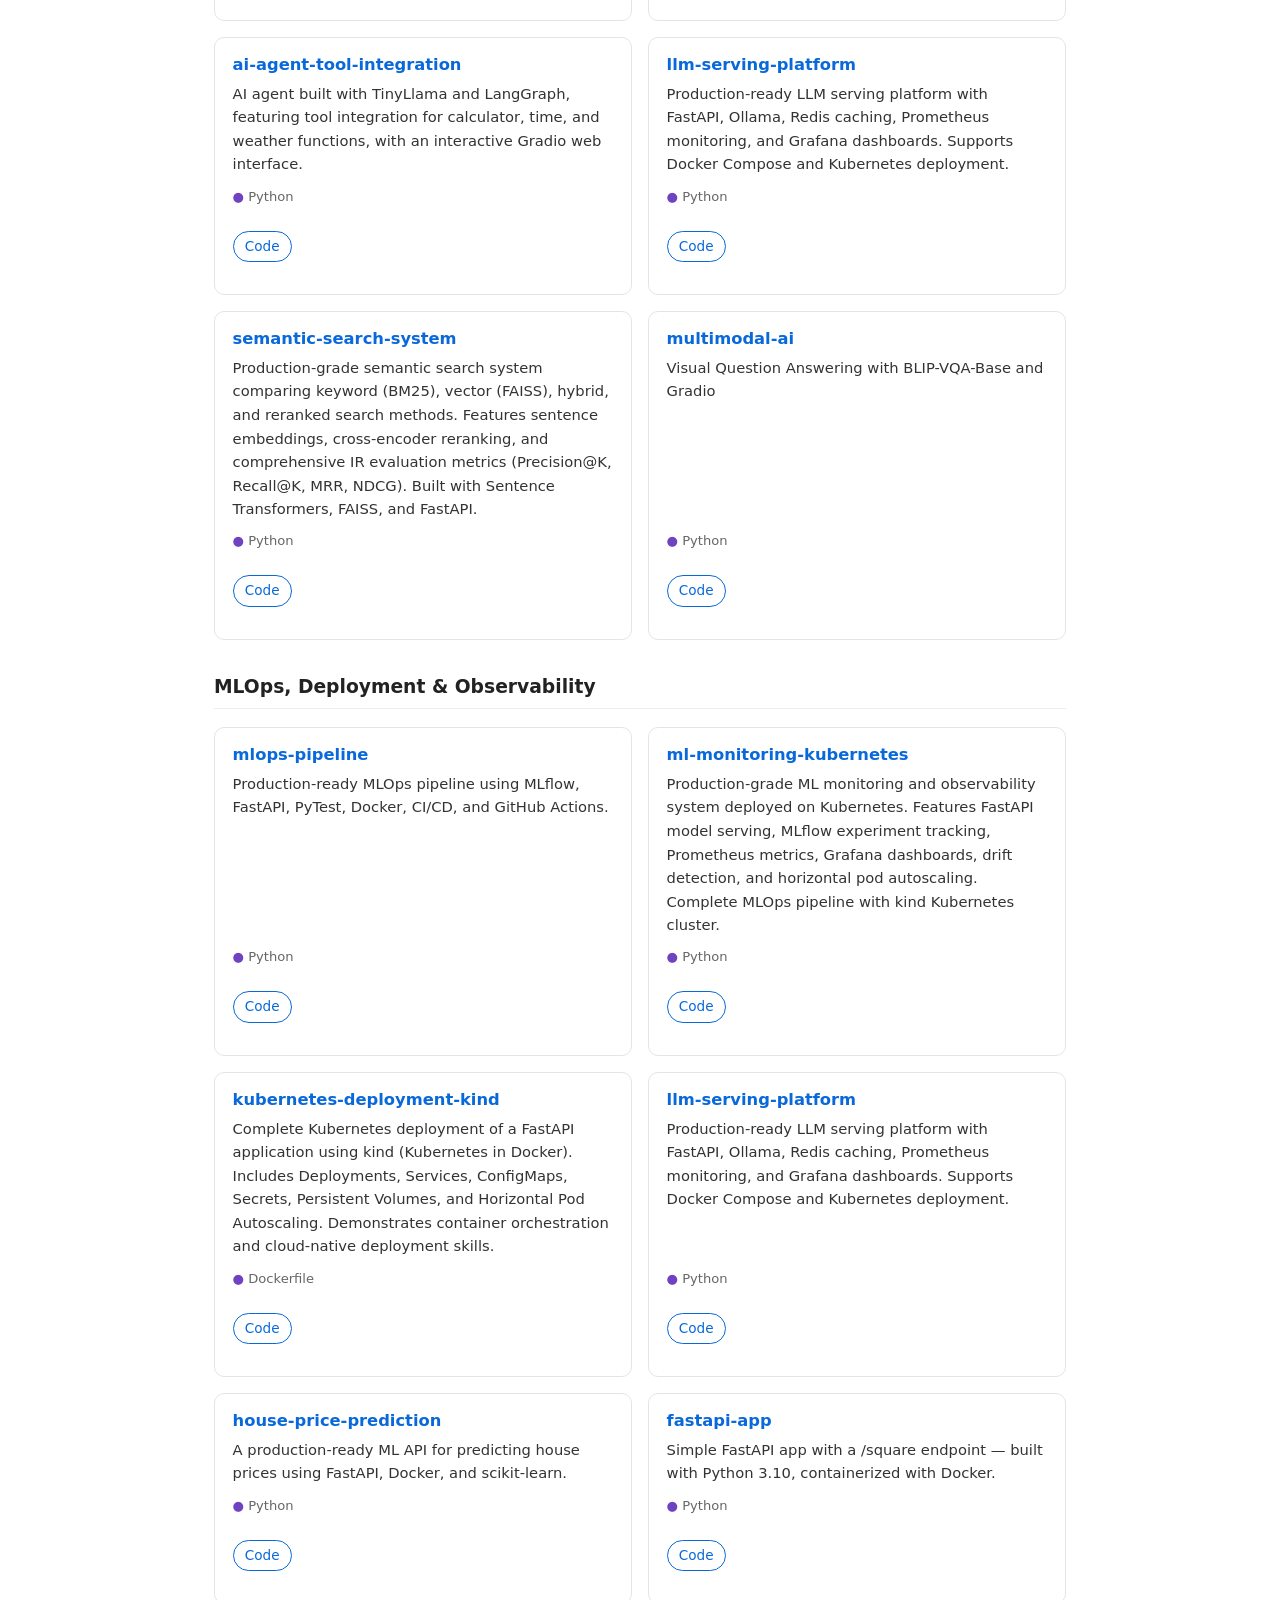
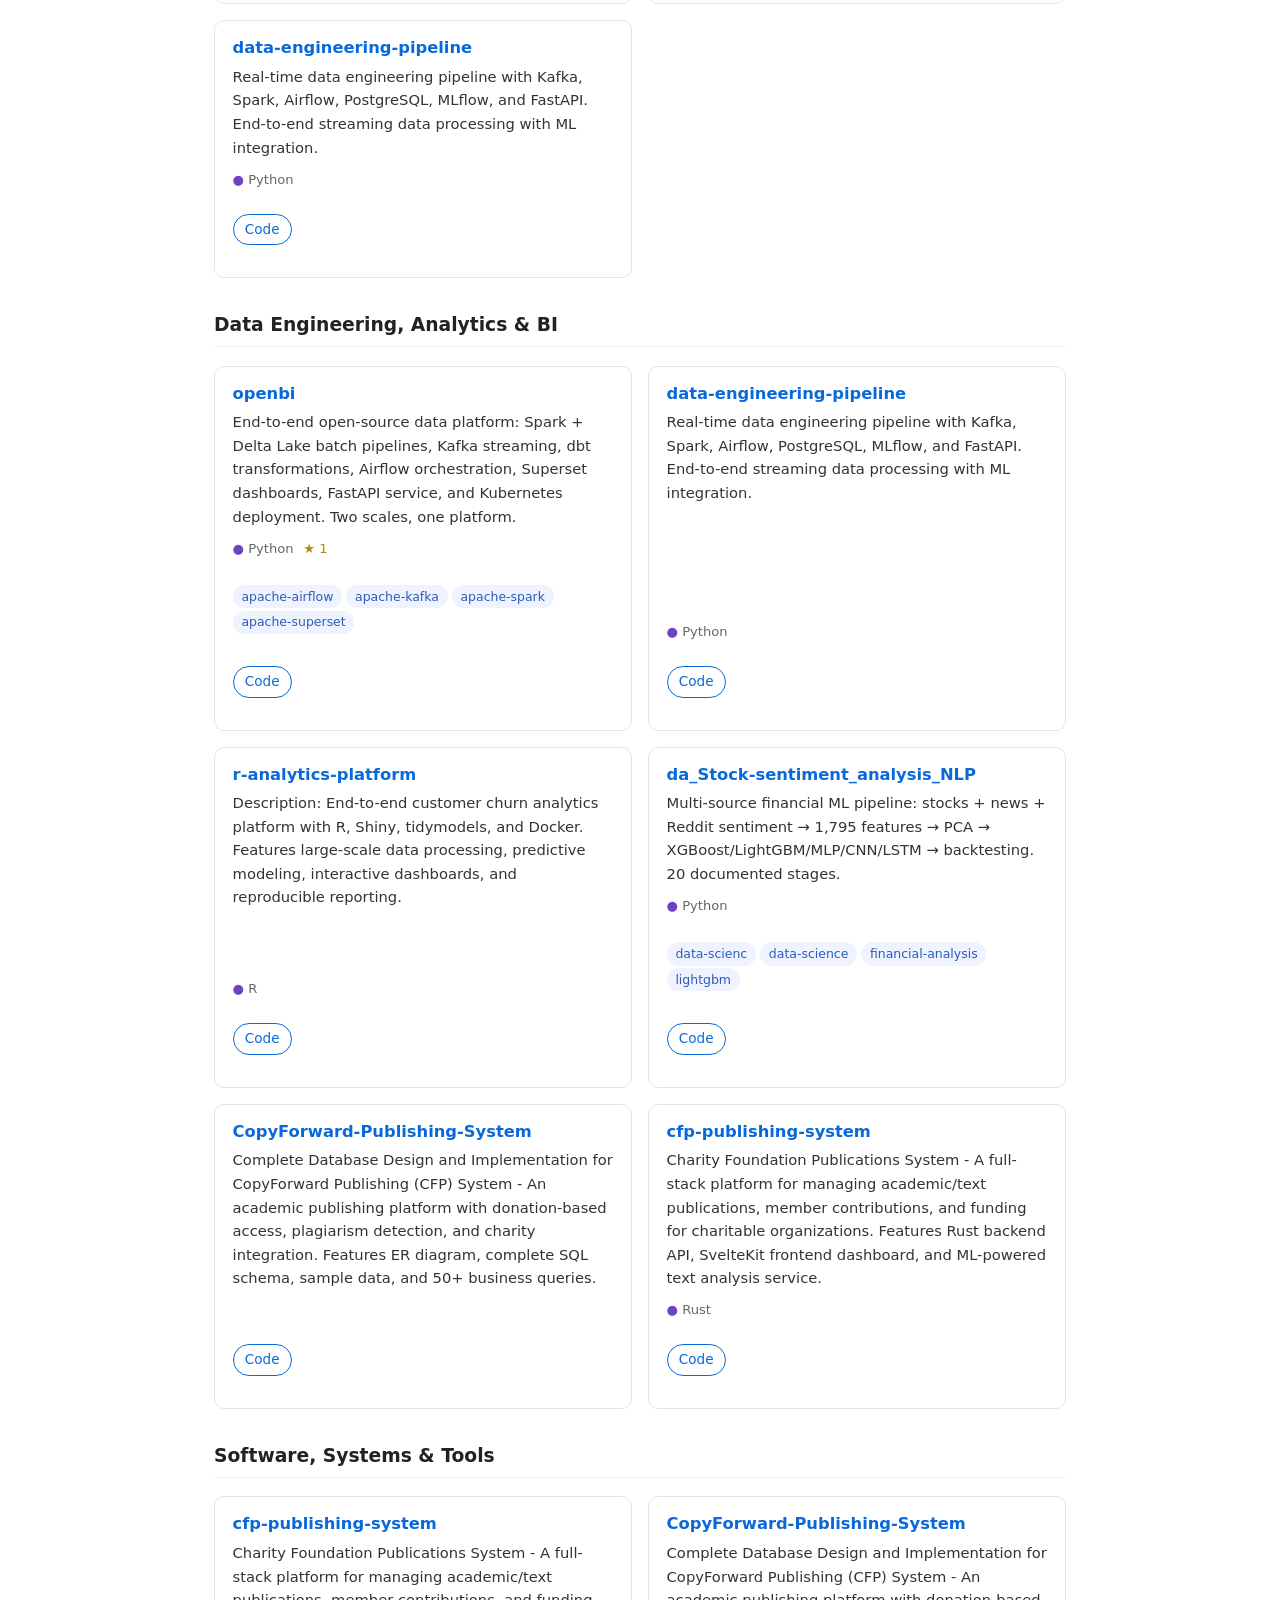
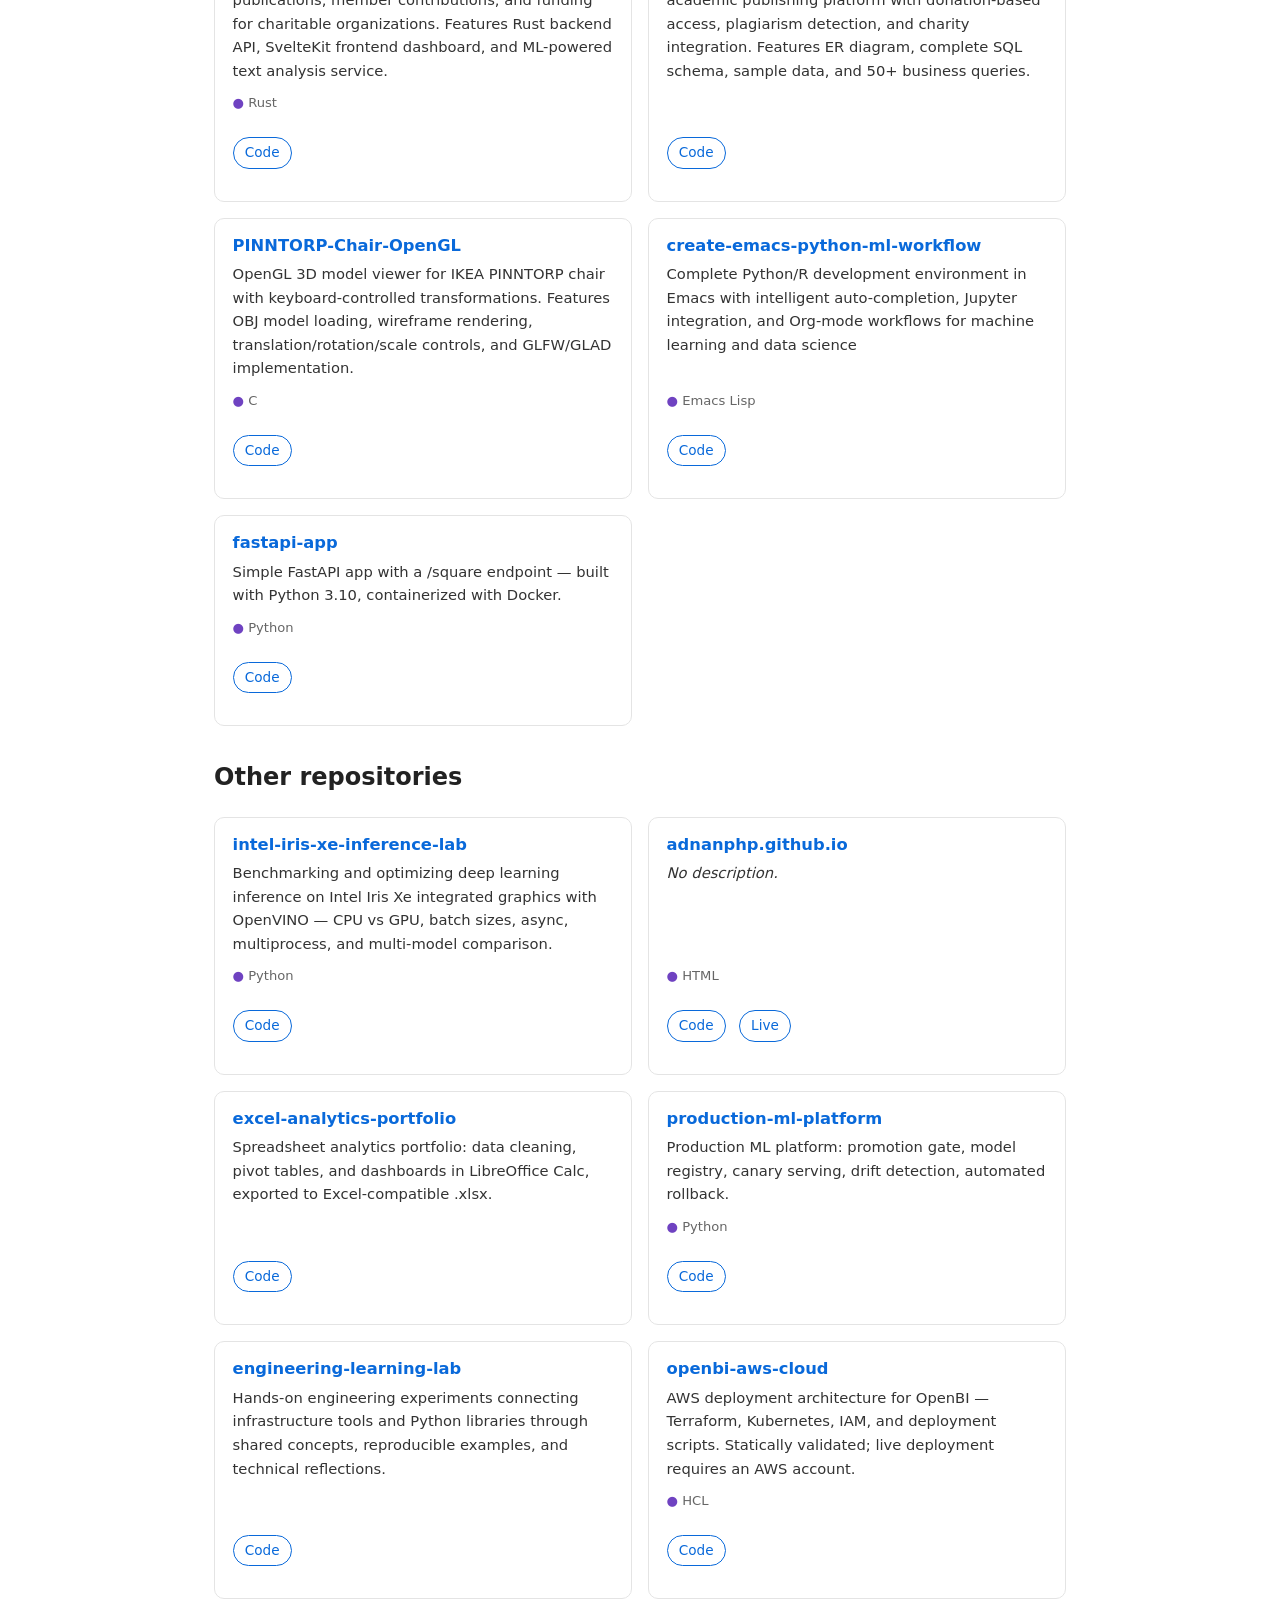
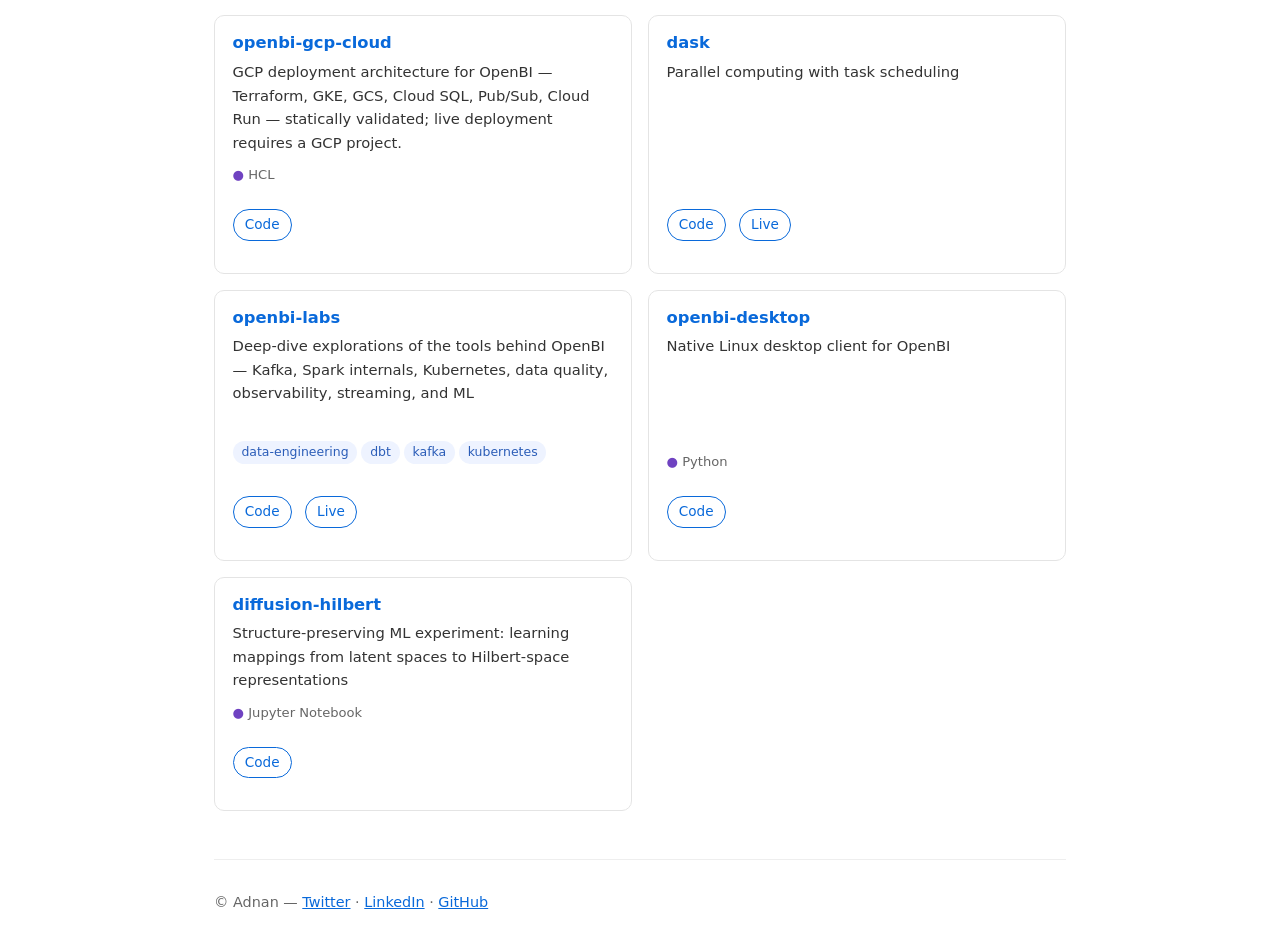
<file: pages/projects.html>
<!doctype html>
<html lang="en">
<head>
  <meta charset="utf-8">
  <title>Projects | Muhammad Adnan Shahzad</title>
  <meta name="description" content="Research and engineering projects in ML, DL, CV, LLMs, MLOps, Data Engineering and BI.">
  <link rel="stylesheet" href="/assets/css/style.css">
</head>
<body>
  <header>
    <h1>Projects</h1>
    <p class="headline">Machine Learning &amp; AI Engineer | Data Analytics &amp; BI | MLOps</p><p class="tagline">Python · SQL · Machine Learning · Deep Learning · Generative AI · Computer Vision · MLOps</p>
  </header>

  <nav>
    <a href="/">Home</a>
    <a href="/pages/about.html">About</a>
    <a href="/pages/publications.html">Publications</a>
    <a href="/resume.html">Resume</a>
    <a href="https://github.com/adnanphp" target="_blank">GitHub</a>
    <a href="https://www.linkedin.com/in/adnanphy/" target="_blank">LinkedIn</a>
      <a href="/assets/cv/Muhammad_Adnan_Shahzad_CV.pdf" class="cv-button" download>Resume / CV</a>
</nav>

  <main>

    <!-- ================= HIGHLIGHTS ================= -->
    <section id="highlights">
      <h2>Highlights</h2>

      <!-- 0. OpenBI — flagship data/BI project -->
      <article class="pub-card highlight-card">
        <h3>
          <a href="https://github.com/adnanphp/openbi" target="_blank">
            OpenBI — End-to-End Business Intelligence &amp; ML Platform
          </a>
        </h3>
        <p class="venue">Python · PostgreSQL · dbt · Apache Superset · scikit-learn · FastAPI · Docker</p>
        <p class="abstract">
          Full open-source BI stack: idempotent ETL → PostgreSQL star schema
          (5 dims, 1 fact, 1 view layer) → Apache Superset dashboards → FastAPI service.
          Ingested <strong>9,994</strong> retail transactions and validated
          <strong>$2,297,200.86</strong> revenue end-to-end against source.
          <strong>RFM + KMeans</strong> segmentation surfaced <strong>$449K</strong> in
          dormant revenue (102-customer "At Risk" cohort). <strong>ETS forecasting</strong>
          at <strong>15.87% MAPE</strong> on a 48-month horizon, automatically selected
          over moving-average and XGBoost baselines. <strong>27 tests</strong> green in CI.
        </p>
<pre><code># RFM + KMeans segmentation + KPI view layer
from sklearn.cluster import KMeans
from sklearn.preprocessing import StandardScaler

def rfm_segment(df, n_clusters=7, random_state=42):
    """Recency, Frequency, Monetary → rule-based business labels."""
    rfm = (df.groupby("customer_id")
             .agg(recency  =("invoice_date", lambda s: (df.invoice_date.max() - s.max()).days),
                  frequency=("invoice_no",   "nunique"),
                  monetary =("revenue",      "sum"))
             .reset_index())

    X = StandardScaler().fit_transform(rfm[["recency", "frequency", "monetary"]])
    rfm["cluster"] = KMeans(n_clusters=n_clusters,
                            random_state=random_state, n_init=10).fit_predict(X)

    # Map clusters to business-readable labels by centroid ranks
    ranks = (rfm.groupby("cluster")[["recency", "frequency", "monetary"]]
                .mean().rank(ascending=False))
    def label(r):
        if r.recency <= 2 and r.frequency >= 5: return "Champion"
        if r.recency >= 5 and r.frequency >= 5: return "At Risk"
        if r.recency >= 6:                      return "Lost"
        return "Regular"
    rfm["segment"] = ranks.apply(label, axis=1)
    return rfm</code></pre>
        <p class="pub-links">
          <a href="https://github.com/adnanphp/openbi" target="_blank">Code</a>
          <a href="/pages/projects.html#highlights">Details</a>
        </p>
      </article>

      <!-- 1. Beyond-GR Gravitational-Wave Classifier -->
      <article class="pub-card highlight-card">
        <h3>
          <a href="https://github.com/adnanphp/beyond-gr-gw-classifier" target="_blank">
            Beyond-GR Gravitational-Wave Classifier
          </a>
        </h3>
        <p class="venue">Python · PyTorch · PyCBC · GWpy · LALSuite</p>
        <p class="abstract">
          Hybrid 1D-CNN + 10 hand-crafted waveform statistics for detecting controlled
          deviations from General Relativity. Detection threshold measured at
          <strong>β ≈ 0.25</strong> using real GW150914 strain and LIGO H1 noise.
          <strong>31,697</strong> trainable parameters. <strong>90%</strong> test-unseen
          accuracy on β ∈ [0.3, 0.4].
        </p>
<pre><code>class HybridGWClassifier(nn.Module):
    """1D-CNN + statistical features → GR vs Beyond-GR."""
    def __init__(self, n_stats=10, n_classes=2):
        super().__init__()
        self.cnn = nn.Sequential(
            ConvBlock(1, 16, stride=8),    # 16384 → 2048
            ConvBlock(16, 32, stride=2),   # 2048 → 1024
            ConvBlock(32, 64, stride=2),   # 1024 → 512
            nn.AdaptiveAvgPool1d(1),
        )
        self.stats_mlp = nn.Sequential(
            nn.Linear(n_stats, 32), nn.ReLU(),
            nn.Linear(32, 32),      nn.ReLU(),
        )
        self.head = nn.Linear(64 + 32, n_classes)

    def forward(self, x, stats):
        h = self.cnn(x).flatten(1)      # learned representation
        s = self.stats_mlp(stats)       # hand-crafted features
        return self.head(torch.cat([h, s], dim=-1))</code></pre>
        <p class="pub-links">
          <a href="https://github.com/adnanphp/beyond-gr-gw-classifier" target="_blank">Code</a>
          <a href="https://arxiv.org/abs/2609.19416" target="_blank">Paper</a>
          <a href="/publications/beyond-gr-gw-classifier.html">Details</a>
        </p>
      </article>

      <!-- 2. Hybrid Quantum-Classical -->
      <article class="pub-card highlight-card">
        <h3>
          <a href="https://github.com/adnanphp/Hybrid-Quantum-Classical" target="_blank">
            Hybrid Quantum-Classical Model for Image Classification
          </a>
        </h3>
        <p class="venue">Python · PyTorch · PennyLane</p>
        <p class="abstract">
          Classical CNN → compressed features → parameterized quantum circuit → classifier.
          Up to <strong>+10.29 pp</strong> accuracy (STL10), <strong>5–12×</strong> faster
          training, <strong>6–32%</strong> fewer parameters vs. classical CNN baselines.
          Validated on MNIST, CIFAR100, STL10.
        </p>
<pre><code>import pennylane as qml

dev = qml.device("default.qubit", wires=n_qubits)

@qml.qnode(dev)
def quantum_circuit(inputs, weights):
    """Parameterized quantum circuit applied to compressed CNN features."""
    qml.AngleEmbedding(inputs, wires=range(n_qubits))
    qml.StronglyEntanglingLayers(weights, wires=range(n_qubits))
    return [qml.expval(qml.PauliZ(i)) for i in range(n_qubits)]

class HybridQCNN(nn.Module):
    def __init__(self):
        super().__init__()
        self.features = nn.Sequential(
            nn.Conv2d(3, 16, 3, padding=1), nn.ReLU(),
            nn.MaxPool2d(2),
            nn.Conv2d(16, 32, 3, padding=1), nn.ReLU(),
            nn.AdaptiveAvgPool2d(1),
        )
        self.compress = nn.Linear(32, n_qubits)   # classical → quantum interface
        self.qlayer = qml.qnn.TorchLayer(quantum_circuit, {"weights": (n_layers, n_qubits, 3)})
        self.classifier = nn.Linear(n_qubits, n_classes)

    def forward(self, x):
        x = self.features(x).flatten(1)
        x = torch.tanh(self.compress(x)) * (3.14159 / 2)  # scale to [-π/2, π/2]
        x = self.qlayer(x)
        return self.classifier(x)</code></pre>
        <p class="pub-links">
          <a href="https://github.com/adnanphp/Hybrid-Quantum-Classical" target="_blank">Code</a>
          <a href="https://arxiv.org/abs/2509.13353" target="_blank">Paper</a>
          <a href="/publications/hybrid-quantum-classical.html">Details</a>
        </p>
      </article>

      <!-- 3. OpenBI -->
      <article class="pub-card highlight-card">
        <h3>
          <a href="https://github.com/adnanphp/openbi" target="_blank">
            OpenBI — End-to-End Business Intelligence Platform
          </a>
        </h3>
        <p class="venue">Python · PostgreSQL · dbt · Apache Superset · scikit-learn · FastAPI</p>
        <p class="abstract">
          Full open-source BI stack: ETL → PostgreSQL star schema → Superset dashboards
          → FastAPI. Ingested <strong>9,994</strong> retail transactions,
          validated <strong>$2,297,200.86</strong> revenue. RFM segmentation surfaced
          <strong>$449K</strong> in dormant revenue. ETS forecasting at
          <strong>15.87% MAPE</strong> on 48-month horizon.
        </p>
<pre><code>-- RFM segmentation: cluster customers by recency, frequency, monetary value
WITH rfm AS (
  SELECT
    customer_id,
    MAX(invoice_date)                       AS last_purchase,
    COUNT(DISTINCT invoice_no)              AS frequency,
    SUM(quantity * unit_price)              AS monetary
  FROM retail.transactions
  GROUP BY customer_id
),
rfm_scored AS (
  SELECT
    customer_id,
    NTILE(5) OVER (ORDER BY last_purchase DESC) AS r_score,  -- recent = high
    NTILE(5) OVER (ORDER BY frequency)          AS f_score,
    NTILE(5) OVER (ORDER BY monetary)           AS m_score
  FROM rfm
)
SELECT
  customer_id,
  r_score || f_score || m_score AS rfm_segment,
  CASE
    WHEN r_score >= 4 AND f_score >= 4 AND m_score >= 4 THEN 'Champion'
    WHEN r_score <= 2 AND f_score >= 4 THEN 'At Risk'
    WHEN r_score <= 1 THEN 'Lost'
    ELSE 'Regular'
  END AS business_label
FROM rfm_scored;</code></pre>
        <p class="pub-links">
          <a href="https://github.com/adnanphp/openbi" target="_blank">Code</a>
        </p>
      </article>

      <!-- 4. Agentic RAG -->
      <article class="pub-card highlight-card">
        <h3>
          <a href="https://github.com/adnanphp/agentic-rag-system" target="_blank">
            Advanced Agentic RAG System with Multi-Tool Support
          </a>
        </h3>
        <p class="venue">Python · LangGraph · Chroma · Ollama · FastAPI</p>
        <p class="abstract">
          Multi-tool agentic RAG with <strong>RAG</strong>, <strong>SQL</strong>,
          <strong>web search</strong>, and <strong>calculator</strong> tools.
          Agent memory and state management for complex multi-step reasoning.
          Evaluation metrics: retrieval accuracy, answer correctness, hallucination rate.
        </p>
<pre><code>from langgraph.graph import StateGraph, END

class AgentState(TypedDict):
    messages: Annotated[list, add_messages]
    tool_calls: list
    intermediate_steps: list

def build_agent_graph():
    graph = StateGraph(AgentState)

    graph.add_node("agent",     call_model)
    graph.add_node("tools",     ToolNode(tools=[rag_tool, sql_tool, web_search, calculator]))
    graph.add_node("evaluate",  evaluate_response)

    graph.set_entry_point("agent")

    graph.add_conditional_edges(
        "agent",
        should_continue,               # decide: call tools or finish
        {"tools": "tools", "evaluate": "evaluate", "end": END},
    )
    graph.add_edge("tools", "agent")   # loop back with tool results

    return graph.compile()

# Usage
agent = build_agent_graph()
result = agent.invoke({
    "messages": [HumanMessage("What were our top 5 products by revenue last quarter?")]
})
print(result["messages"][-1].content)</code></pre>
        <p class="pub-links">
          <a href="https://github.com/adnanphp/agentic-rag-system" target="_blank">Code</a>
        </p>
      </article>

      <!-- 5. LLM Serving Platform -->
      <article class="pub-card highlight-card">
        <h3>
          <a href="https://github.com/adnanphp/llm-serving-platform" target="_blank">
            Production LLM Serving Platform with Kubernetes &amp; Observability
          </a>
        </h3>
        <p class="venue">Python · FastAPI · Ollama · Redis · Kubernetes · Prometheus · Grafana</p>
        <p class="abstract">
          Production-ready LLM inference platform. <strong>100%</strong> cache hit rate
          under load. <strong>21.8 ms</strong> average latency with
          <strong>10+</strong> concurrent users. <strong>600+</strong> tokens
          throughput. HPA-backed with 2+ replicas.
        </p>
<pre><code># FastAPI endpoint with Redis caching and Prometheus metrics
from fastapi import FastAPI
from prometheus_client import Counter, Histogram, generate_latest
import redis, hashlib, json

app = FastAPI()
cache = redis.Redis(host="redis-svc", port=6379, decode_responses=True)

REQUEST_COUNT = Counter("llm_requests_total", "Total LLM requests", ["endpoint", "cached"])
LATENCY = Histogram("llm_request_duration_seconds", "LLM latency", ["cached"])

@app.post("/generate")
@LATENCY.labels(cached="false").time()
async def generate(prompt: str, max_tokens: int = 256):
    key = f"llm:{hashlib.sha256(prompt.encode()).hexdigest()}"

    # 1. Check Redis cache
    if cached := cache.get(key):
        REQUEST_COUNT.labels(endpoint="/generate", cached="true").inc()
        return {"text": json.loads(cached), "cached": True}

    # 2. Call Ollama backend
    resp = await ollama_client.generate(prompt, max_tokens)
    cache.setex(key, 3600, json.dumps(resp.text))   # 1-hour TTL

    REQUEST_COUNT.labels(endpoint="/generate", cached="false").inc()
    return {"text": resp.text, "cached": False}

@app.get("/metrics")
def metrics():
    return Response(generate_latest(), media_type="text/plain")</code></pre>
        <p class="pub-links">
          <a href="https://github.com/adnanphp/llm-serving-platform" target="_blank">Code</a>
        </p>
      </article>

      <!-- 6. ML Monitoring on Kubernetes -->
      <article class="pub-card highlight-card">
        <h3>
          <a href="https://github.com/adnanphp/ml-monitoring-kubernetes" target="_blank">
            Production ML Monitoring &amp; Observability on Kubernetes
          </a>
        </h3>
        <p class="venue">Python · FastAPI · MLflow · Prometheus · Grafana · Kubernetes</p>
        <p class="abstract">
          Complete ML monitoring system with statistical drift detection deployed on a
          kind cluster. FastAPI serving with <strong>2 replicas</strong>, service
          discovery, and load balancing. MLflow for experiment tracking.
          Prometheus + Grafana for real-time metrics and dashboards.
        </p>
<pre><code># Statistical drift detection with KS-test on live predictions
import numpy as np
from scipy.stats import ks_2samp
from prometheus_client import Gauge

DRIFT_SCORE = Gauge("model_drift_ks_statistic", "KS drift statistic vs baseline")
DRIFT_ALERT = Gauge("model_drift_alert", "1 if drift detected, 0 otherwise")

class DriftMonitor:
    def __init__(self, baseline_predictions: np.ndarray, threshold: float = 0.05):
        self.baseline = baseline_predictions
        self.threshold = threshold

    def check(self, recent_predictions: np.ndarray) -> dict:
        # Two-sample Kolmogorov–Smirnov test
        ks_stat, p_value = ks_2samp(self.baseline, recent_predictions)
        drift_detected = p_value < self.threshold

        DRIFT_SCORE.set(ks_stat)
        DRIFT_ALERT.set(int(drift_detected))

        return {
            "ks_statistic": float(ks_stat),
            "p_value": float(p_value),
            "drift_detected": bool(drift_detected),
            "baseline_size": len(self.baseline),
            "recent_size": len(recent_predictions),
        }</code></pre>
        <p class="pub-links">
          <a href="https://github.com/adnanphp/ml-monitoring-kubernetes" target="_blank">Code</a>
        </p>
      </article>

    </section>

    <hr>

    <!-- ================= FEATURED (auto-generated) ================= -->
    <section>
      <h2>Featured</h2>
      <ul class="repo-grid" id="featured-grid"></ul>
    </section>

    <!-- ================= GROUPS (auto-generated) ================= -->
    <section>
      <h2>Browse by Area</h2>
      <div id="groups"></div>
    </section>

    <!-- ================= OTHER (auto-generated) ================= -->
    <section>
      <h2>Other repositories</h2>
      <ul class="repo-grid" id="other-grid"></ul>
    </section>
  </main>

  <footer>
    <p>&copy; Adnan —
      <a href="https://twitter.com/MAShahzad16" target="_blank">Twitter</a> ·
      <a href="https://www.linkedin.com/in/adnanphy/" target="_blank">LinkedIn</a> ·
      <a href="https://github.com/adnanphp" target="_blank">GitHub</a>
    </p>
  </footer>

  <script>
  async function load() {
    const [repos, cats] = await Promise.all([
      fetch('/data/repos.json').then(r => r.json()),
      fetch('/data/categories.json').then(r => r.json()),
    ]);

    const byName = Object.fromEntries(repos.map(r => [r.name, r]));

    function escapeHtml(s) {
      return s.replace(/[&<>"']/g, c => (
        {"&":"&amp;","<":"&lt;",">":"&gt;",'"':"&quot;","'":"&#39;"}[c]));
    }

    function repoCard(r) {
      const lang = r.language ? `<span class="repo-lang">${r.language}</span>` : "";
      const stars = r.stargazers_count ? `<span class="repo-stars">★ ${r.stargazers_count}</span>` : "";
      const topics = (r.topics || []).slice(0, 4)
        .map(t => `<span class="tag">${escapeHtml(t)}</span>`).join("");
      const desc = r.description ? escapeHtml(r.description) : "<em>No description.</em>";
      return `
        <li class="repo-card">
          <h3><a href="${r.html_url}" target="_blank" rel="noopener">${escapeHtml(r.name)}</a></h3>
          <p class="repo-desc">${desc}</p>
          <p class="repo-meta">${lang}${stars}</p>
          ${topics ? `<p class="repo-topics">${topics}</p>` : ""}
          <p class="pub-links">
            <a href="${r.html_url}" target="_blank">Code</a>
            ${r.homepage ? `<a href="${r.homepage}" target="_blank">Live</a>` : ""}
          </p>
        </li>`;
    }

    // Featured
    const featured = cats.featured.map(n => byName[n]).filter(Boolean);
    document.getElementById("featured-grid").innerHTML =
      featured.map(repoCard).join("");

    // Groups
    const used = new Set([...cats.featured, ...cats.groups.flatMap(g => g.repos)]);
    const groupsHtml = cats.groups.map(g => {
      const list = g.repos.map(n => byName[n]).filter(Boolean);
      if (!list.length) return "";
      return `
        <section id="group-${g.slug}">
          <h3 class="group-title">${escapeHtml(g.title)}</h3>
          <ul class="repo-grid">${list.map(repoCard).join("")}</ul>
        </section>`;
    }).join("");
    document.getElementById("groups").innerHTML = groupsHtml;

    // Other
    const other = repos.filter(r => !used.has(r.name));
    document.getElementById("other-grid").innerHTML =
      other.map(repoCard).join("");
  }
  load().catch(e => console.error(e));
  </script>
</body>
</html>
</file>
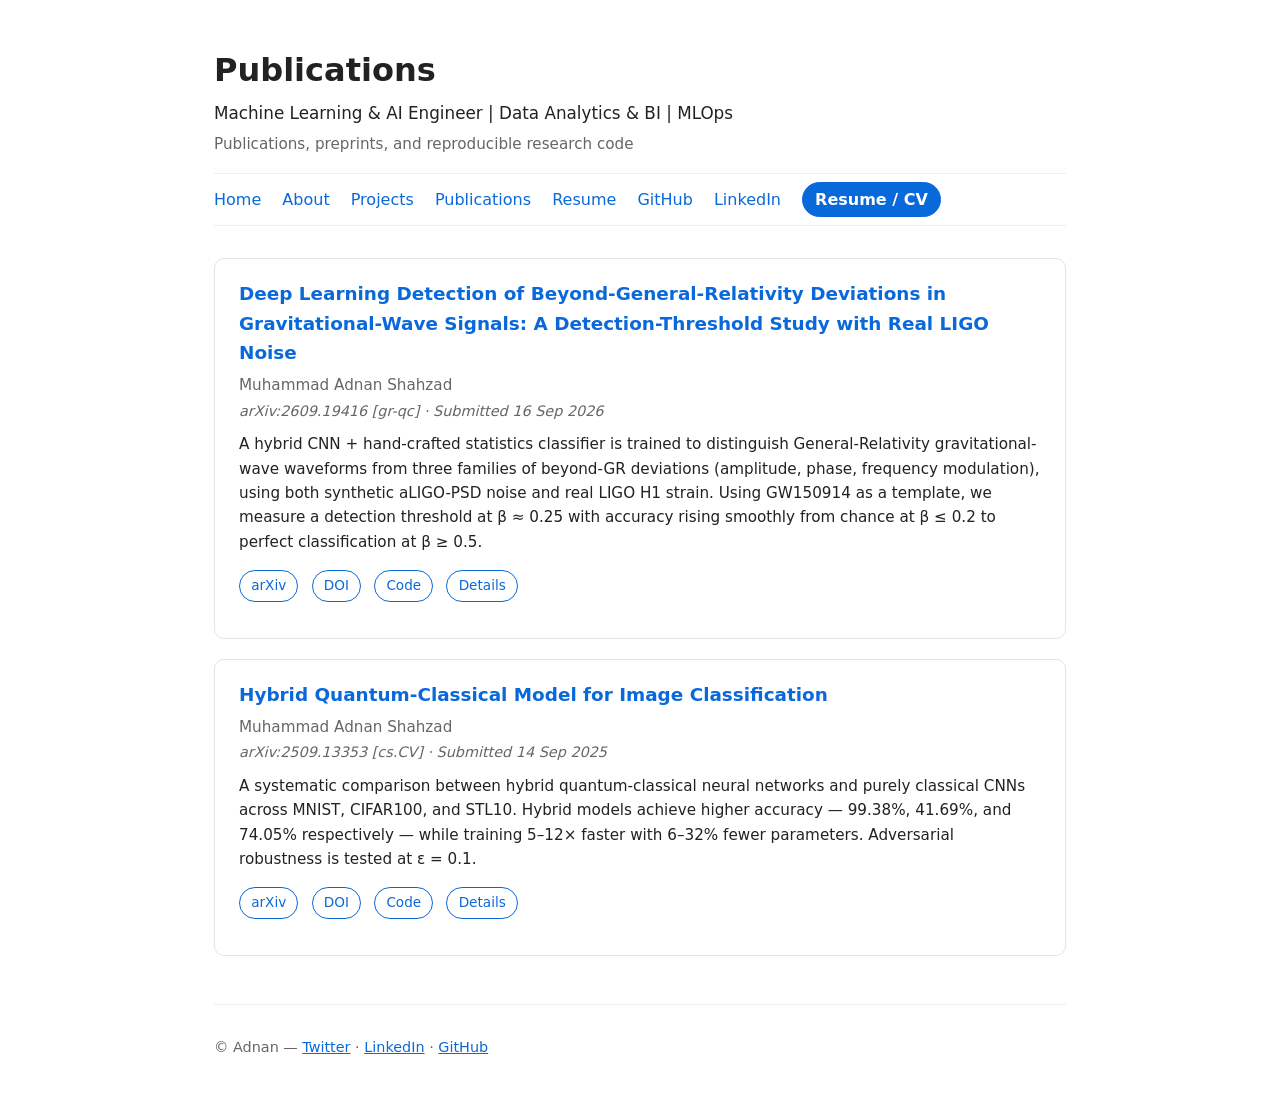
<file: pages/publications.html>
<!doctype html>
<html lang="en">
<head>
  <meta charset="utf-8">
  <title>Publications | Adnan</title>
  <meta name="description" content="Research publications by Adnan — gravitational waves, machine learning, beyond-GR physics.">
  <link rel="stylesheet" href="/assets/css/style.css">
</head>
<body>
  <header>
    <h1>Publications</h1>
    <p class="headline">Machine Learning &amp; AI Engineer | Data Analytics &amp; BI | MLOps</p><p class="tagline">Publications, preprints, and reproducible research code</p>
  </header>

  <nav>
    <a href="/">Home</a>
    <a href="/pages/about.html">About</a>
    <a href="/pages/projects.html">Projects</a>
    <a href="/pages/publications.html">Publications</a>
    <a href="/resume.html">Resume</a>
    <a href="https://github.com/adnanphp" target="_blank">GitHub</a>
    <a href="https://www.linkedin.com/in/adnanphy/" target="_blank">LinkedIn</a>
      <a href="/assets/cv/Muhammad_Adnan_Shahzad_CV.pdf" class="cv-button" download>Resume / CV</a>
</nav>

  <main>
    <ul class="pub-list">

      <!-- ============ PUBLICATION 1 ============ -->
      <li class="pub-card">
        <h3>
          <a href="/publications/beyond-gr-gw-classifier.html">
            Deep Learning Detection of Beyond-General-Relativity Deviations
            in Gravitational-Wave Signals: A Detection-Threshold Study with
            Real LIGO Noise
          </a>
        </h3>
        <p class="authors">Muhammad Adnan Shahzad</p>
        <p class="venue">arXiv:2609.19416 [gr-qc] · Submitted 16 Sep 2026</p>
        <p class="abstract">
          A hybrid CNN + hand-crafted statistics classifier is trained to distinguish
          General-Relativity gravitational-wave waveforms from three families of
          beyond-GR deviations (amplitude, phase, frequency modulation), using both
          synthetic aLIGO-PSD noise and real LIGO H1 strain. Using GW150914 as a
          template, we measure a detection threshold at β ≈ 0.25 with accuracy rising
          smoothly from chance at β ≤ 0.2 to perfect classification at β ≥ 0.5.
        </p>
        <p class="pub-links">
          <a href="https://arxiv.org/abs/2609.19416" target="_blank">arXiv</a>
          <a href="https://doi.org/10.48550/arXiv.2609.19416" target="_blank">DOI</a>
          <a href="https://github.com/adnanphp/beyond-gr-gw-classifier" target="_blank">Code</a>
          <a href="/publications/beyond-gr-gw-classifier.html">Details</a>
        </p>
      </li>

      <!-- Add more <li class="pub-card"> entries here as you publish more -->


      <!-- ============ PUBLICATION 2 ============ -->
      <li class="pub-card">
        <h3>
          <a href="/publications/hybrid-quantum-classical.html">
            Hybrid Quantum-Classical Model for Image Classification
          </a>
        </h3>
        <p class="authors">Muhammad Adnan Shahzad</p>
        <p class="venue">arXiv:2509.13353 [cs.CV] · Submitted 14 Sep 2025</p>
        <p class="abstract">
          A systematic comparison between hybrid quantum-classical neural networks
          and purely classical CNNs across MNIST, CIFAR100, and STL10. Hybrid models
          achieve higher accuracy — 99.38%, 41.69%, and 74.05% respectively — while
          training 5–12× faster with 6–32% fewer parameters. Adversarial robustness
          is tested at ε = 0.1.
        </p>
        <p class="pub-links">
          <a href="https://arxiv.org/abs/2509.13353" target="_blank">arXiv</a>
          <a href="https://doi.org/10.48550/arXiv.2509.13353" target="_blank">DOI</a>
          <a href="https://github.com/adnanphp/Hybrid-Quantum-Classical" target="_blank">Code</a>
          <a href="/publications/hybrid-quantum-classical.html">Details</a>
        </p>
      </li>

    </ul>
  </main>

  <footer>
    <p>&copy; Adnan — <a href="https://twitter.com/MAShahzad16" target="_blank">Twitter</a> · <a href="https://www.linkedin.com/in/adnanphy/" target="_blank">LinkedIn</a> · <a href="https://github.com/adnanphp" target="_blank">GitHub</a></p>
  </footer>
</body>
</html>
</file>
<file: assets/css/style.css>
:root {
  --fg: #222;
  --bg: #fff;
  --accent: #0969da;
  --muted: #666;
}

* { box-sizing: border-box; }

body {
  font-family: system-ui, -apple-system, "Segoe UI", Roboto, sans-serif;
  color: var(--fg);
  background: var(--bg);
  max-width: 900px;
  margin: 0 auto;
  padding: 1.5rem;
  line-height: 1.6;
}

header h1 { margin-bottom: 0.2rem; }
header p  { color: var(--muted); margin-top: 0; }

nav {
  border-top: 1px solid #eee;
  border-bottom: 1px solid #eee;
  padding: 0.5rem 0;
  margin: 1rem 0 2rem;
}
nav a {
  color: var(--accent);
  text-decoration: none;
  margin-right: 1rem;
}
nav a:hover { text-decoration: underline; }

a { color: var(--accent); }

pre, code {
  font-family: "SFMono-Regular", Consolas, Menlo, monospace;
  background: #f6f8fa;
  border-radius: 4px;
}
code { padding: 0.1rem 0.3rem; font-size: 0.9em; }
pre  { padding: 1rem; overflow-x: auto; }

footer {
  margin-top: 3rem;
  border-top: 1px solid #eee;
  padding-top: 1rem;
  color: var(--muted);
  font-size: 0.9em;
}

/* ---------- Publications ---------- */
.pub-list { list-style: none; padding: 0; }
.pub-card {
  border: 1px solid #e4e4e4;
  border-radius: 10px;
  padding: 1.25rem 1.5rem;
  margin-bottom: 1.25rem;
  transition: box-shadow .15s ease, transform .15s ease;
  background: #fff;
}
.pub-card:hover {
  box-shadow: 0 4px 16px rgba(0,0,0,.08);
  transform: translateY(-2px);
}
.pub-card h3 { margin: 0 0 .35rem; font-size: 1.15rem; }
.pub-card h3 a { color: var(--accent); text-decoration: none; }
.pub-card h3 a:hover { text-decoration: underline; }
.pub-card .authors { color: var(--muted); margin: .15rem 0; font-size: .95em; }
.pub-card .venue   { color: var(--muted); margin: .15rem 0 .6rem; font-size: .9em; font-style: italic; }
.pub-card .abstract { margin: .5rem 0 .9rem; font-size: .95em; }
.pub-links a {
  display: inline-block;
  margin-right: .5rem;
  padding: .25rem .7rem;
  border: 1px solid var(--accent);
  border-radius: 999px;
  font-size: .85em;
  text-decoration: none;
  color: var(--accent);
  transition: background .15s ease, color .15s ease;
}
.pub-links a:hover { background: var(--accent); color: #fff; }

/* Badges in detail page */
.badges img { margin-right: .35rem; vertical-align: middle; }

/* Inline formula-ish blocks */
.formula {
  background: #f6f8fa;
  padding: .75rem 1rem;
  border-left: 3px solid var(--accent);
  border-radius: 4px;
  margin: 1rem 0;
  overflow-x: auto;
}

/* Header tagline */
header .tagline {
  color: var(--muted);
  font-size: 0.95em;
  margin-top: .35rem;
  max-width: 60ch;
}

.muted { color: var(--muted); font-size: .9em; }

/* ---------- Repo grid ---------- */
.repo-grid {
  list-style: none;
  padding: 0;
  display: grid;
  grid-template-columns: repeat(auto-fill, minmax(280px, 1fr));
  gap: 1rem;
  margin: 1rem 0 2rem;
}
.repo-card {
  border: 1px solid #e4e4e4;
  border-radius: 10px;
  padding: 1rem 1.1rem;
  background: #fff;
  transition: box-shadow .15s ease, transform .15s ease;
  display: flex;
  flex-direction: column;
}
.repo-card:hover {
  box-shadow: 0 4px 16px rgba(0,0,0,.08);
  transform: translateY(-2px);
}
.repo-card h3 {
  margin: 0 0 .4rem;
  font-size: 1.02rem;
  line-height: 1.3;
}
.repo-card h3 a { color: var(--accent); text-decoration: none; word-break: break-word; }
.repo-card h3 a:hover { text-decoration: underline; }
.repo-desc {
  font-size: .92em;
  color: #333;
  margin: 0 0 .6rem;
  flex: 1;
}
.repo-meta {
  display: flex;
  gap: .6rem;
  font-size: .82em;
  color: var(--muted);
  margin: 0 0 .5rem;
}
.repo-lang::before { content: "● "; color: #6f42c1; }
.repo-stars { color: #b58900; }
.repo-topics .tag {
  display: inline-block;
  background: #eef3ff;
  color: #2b5db8;
  border-radius: 999px;
  padding: .1rem .55rem;
  font-size: .78em;
  margin-right: .25rem;
}
.group-title {
  margin-top: 2rem;
  padding-bottom: .35rem;
  border-bottom: 1px solid #eee;
}

/* ---------- Highlight cards ---------- */
.highlight-card {
  border-left: 4px solid var(--accent);
}
.highlight-card pre {
  max-height: 420px;
  overflow-y: auto;
  font-size: 0.82em;
  line-height: 1.5;
}
.highlight-card pre code {
  display: block;
  padding: 0;
  background: transparent;
}
.highlight-card .venue {
  font-weight: 500;
  color: #555;
}

/* Homepage headline */
header .headline {
  color: var(--fg);
  font-size: 1.05em;
  font-weight: 500;
  margin: .2rem 0 .35rem;
}

/* ---------- Open-to-work badge ---------- */
.otw-badge {
  display: inline-flex;
  align-items: center;
  gap: .45rem;
  background: #e7f6ec;
  color: #0b6b2e;
  border: 1px solid #b8e2c4;
  padding: .25rem .7rem;
  border-radius: 999px;
  font-size: .85em;
  font-weight: 600;
  margin-bottom: .55rem;
}
.otw-badge::before {
  content: "";
  width: 8px; height: 8px;
  border-radius: 50%;
  background: #1db954;
  box-shadow: 0 0 0 4px rgba(29,185,84,.18);
  animation: otw-pulse 2s ease-in-out infinite;
}
@keyframes otw-pulse {
  0%, 100% { box-shadow: 0 0 0 4px rgba(29,185,84,.18); }
  50%      { box-shadow: 0 0 0 7px rgba(29,185,84,.08); }
}

/* ---------- Skills strip ---------- */
.skills-strip {
  display: flex;
  flex-wrap: wrap;
  gap: .5rem .75rem;
  margin: 1.25rem 0 1.75rem;
  padding: .85rem 1rem;
  border: 1px solid #eee;
  border-radius: 10px;
  background: #fafbfc;
}
.skills-strip .skill {
  display: inline-flex;
  align-items: center;
  gap: .35rem;
  font-size: .88em;
  padding: .2rem .6rem;
  border-radius: 6px;
  background: #fff;
  border: 1px solid #e6e6e6;
  color: #333;
}
.skills-strip .skill img {
  width: 16px; height: 16px;
  display: block;
}

/* ---------- CV button (nav) ---------- */
.cv-button {
  display: inline-block;
  padding: .25rem .75rem;
  border-radius: 999px;
  background: var(--accent);
  color: #fff !important;
  font-weight: 600;
  border: 1px solid var(--accent);
}
.cv-button:hover {
  background: #0758b3;
  text-decoration: none !important;
}

/* ---------- Contact section ---------- */
.contact-card {
  background: #f6f8fa;
  border: 1px solid #e4e4e4;
  border-radius: 10px;
  padding: 1.1rem 1.25rem;
  margin-top: 1.5rem;
}
.contact-card ul {
  margin: 0;
  padding-left: 1.1rem;
}
.contact-card li { margin: .25rem 0; }
.contact-card a { color: var(--accent); text-decoration: none; }
.contact-card a:hover { text-decoration: underline; }

/* ---------- Print stylesheet ---------- */
@media print {
  nav, footer, .otw-badge, .cv-button, #contact, .skills-strip { display: none !important; }
  body { max-width: 100%; padding: 0; }
  a { color: #000; text-decoration: none; }
  header, section { page-break-inside: avoid; }
  pre, code { background: #f6f6f6; }
}
</file>
